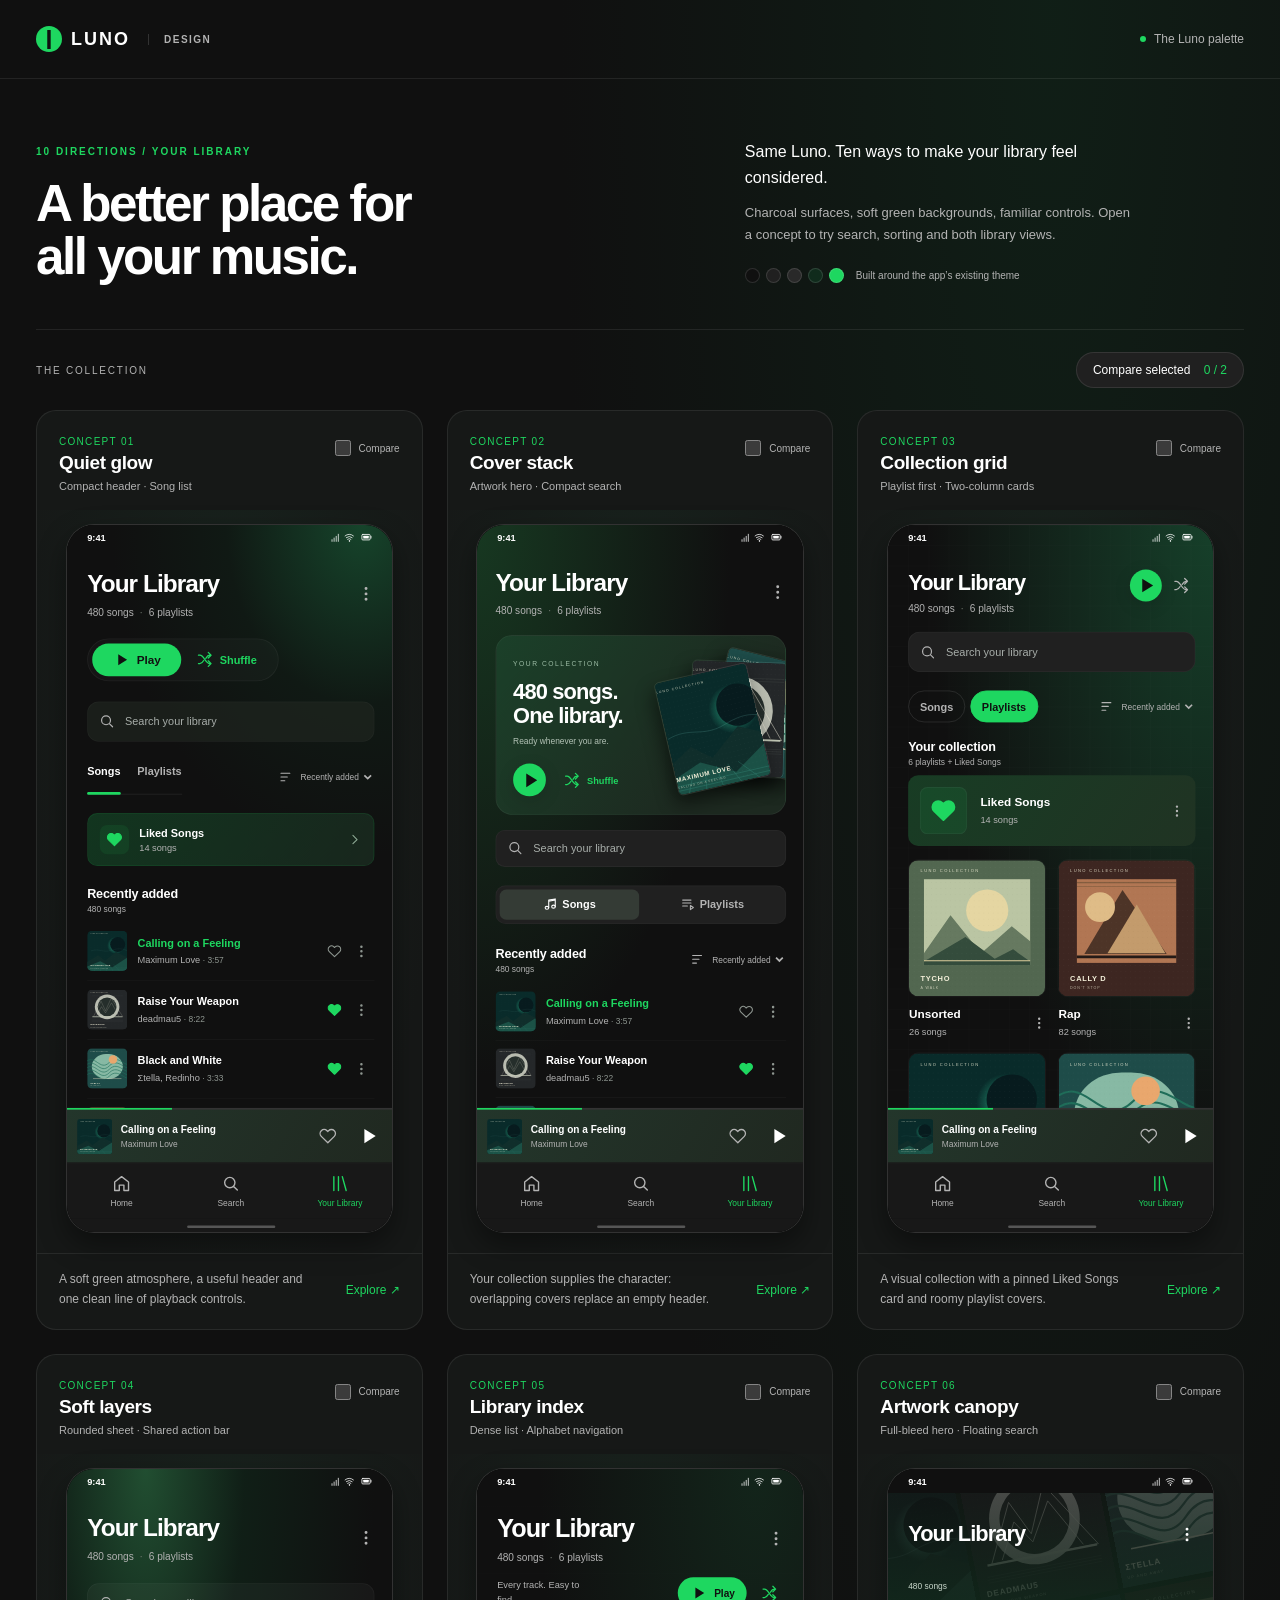
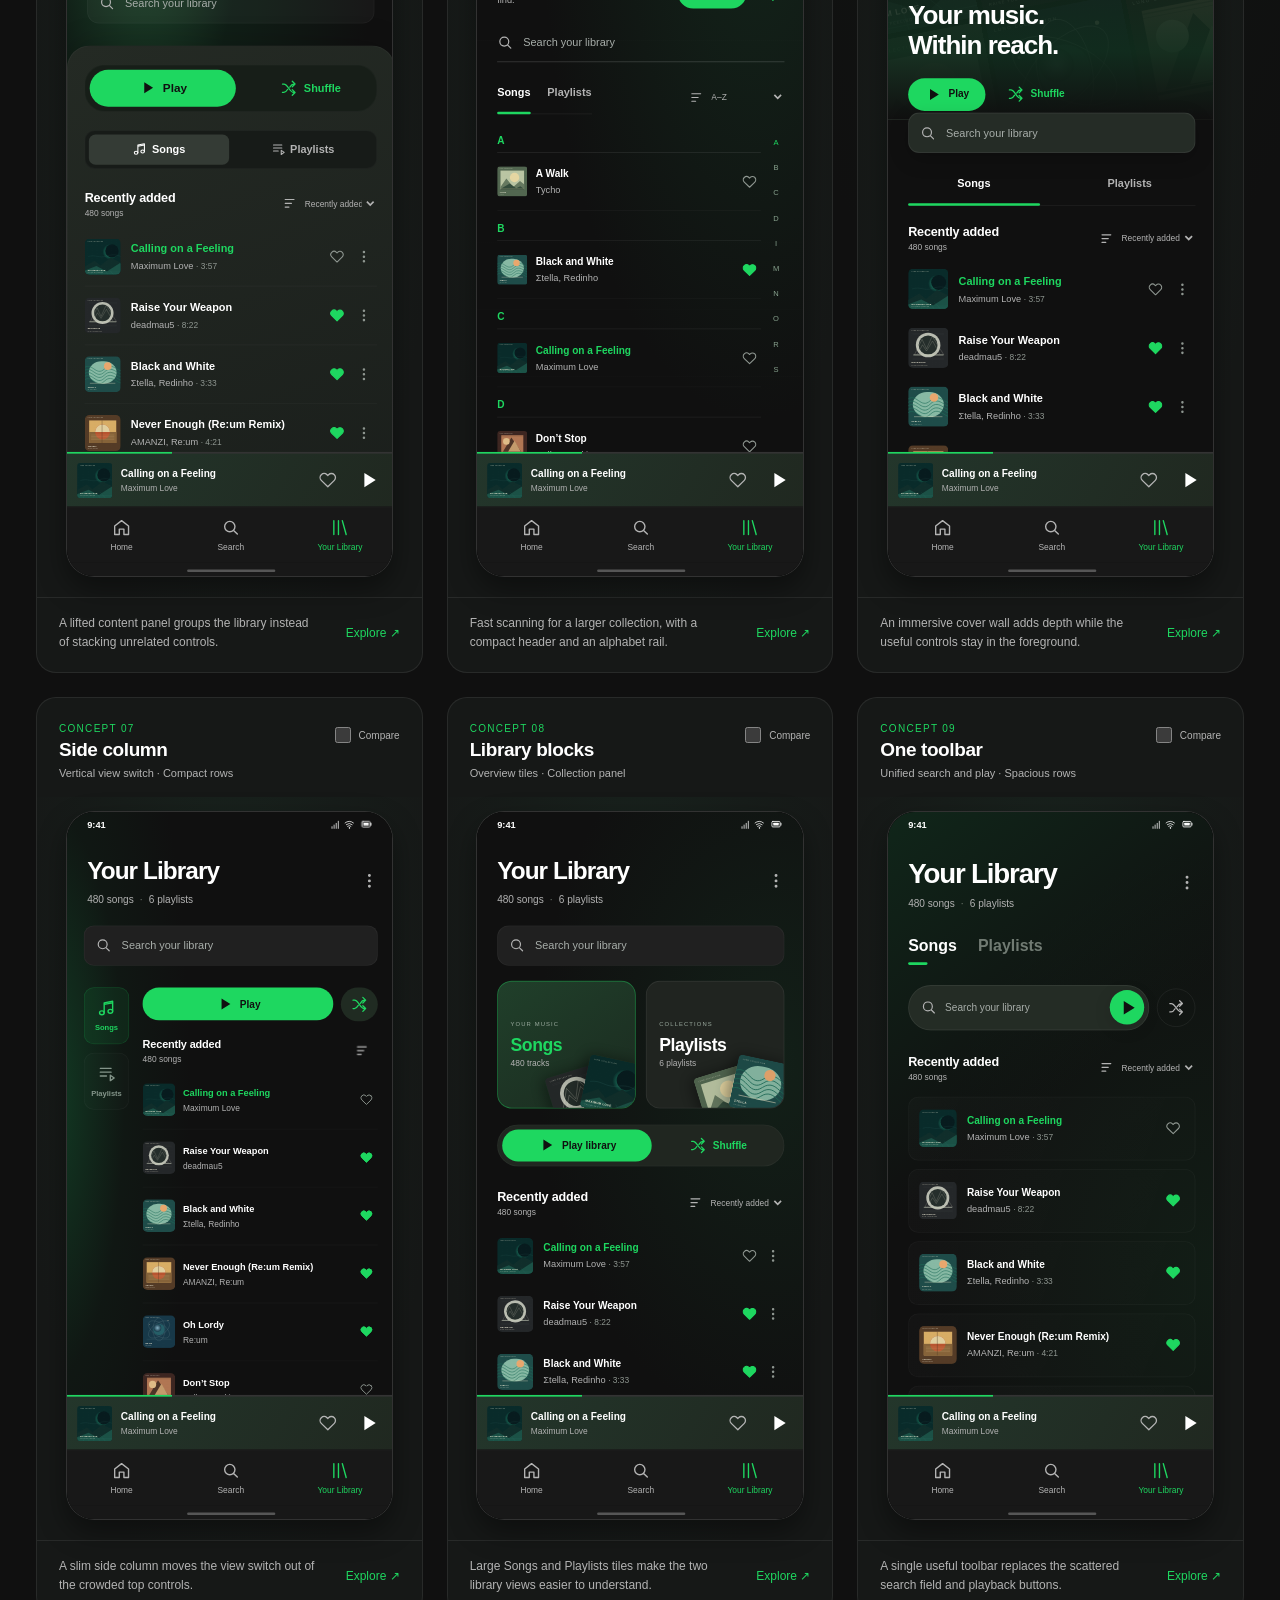
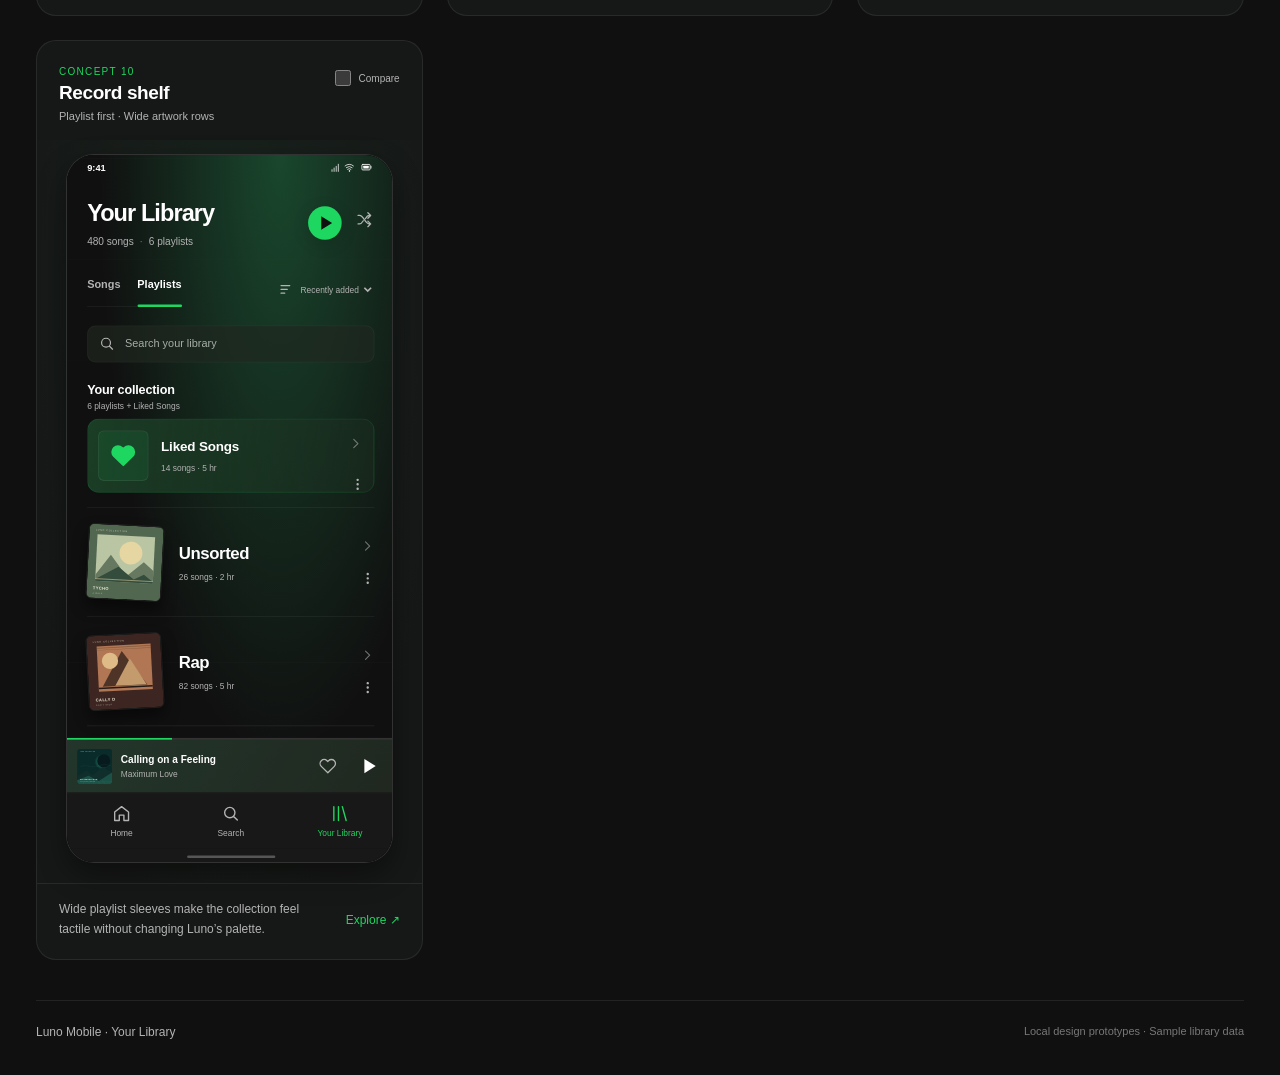
<file: design/index.html>
<!doctype html>
<html lang="en">
<head>
  <meta charset="utf-8">
  <meta name="viewport" content="width=device-width, initial-scale=1">
  <meta name="color-scheme" content="dark">
  <title>Luno · Your Library designs</title>
  <link rel="stylesheet" href="gallery.css">
  <script src="concepts.js" defer></script>
  <script src="gallery.js" defer></script>
</head>
<body>
  <header class="gallery-header">
    <a class="wordmark" href="index.html" aria-label="Luno design gallery"><span class="brand-mark">l</span>LUNO<span class="design-label">DESIGN</span></a>
    <span class="theme-label"><i></i> The Luno palette</span>
  </header>
  <main>
    <section class="gallery-intro">
      <div><p class="eyebrow">10 DIRECTIONS / YOUR LIBRARY</p><h1>A better place for<br>all your music.</h1></div>
      <div class="intro-note"><p>Same Luno. Ten ways to make your library feel considered.</p><p class="muted">Charcoal surfaces, soft green backgrounds, familiar controls. Open a concept to try search, sorting and both library views.</p><div class="palette" aria-label="Luno colours"><span style="--swatch:#101010"></span><span style="--swatch:#202020"></span><span style="--swatch:#292929"></span><span style="--swatch:#102b1c"></span><span style="--swatch:#1ed760"></span><span>Built around the app’s existing theme</span></div></div>
    </section>
    <div class="gallery-tools"><span>THE COLLECTION</span><button id="compare-button" type="button">Compare selected <span id="compare-count">0 / 2</span></button></div>
    <section id="concept-grid" class="concept-grid" aria-label="Ten library design concepts"></section>
    <footer class="gallery-footer">Luno Mobile · Your Library <span>Local design prototypes · Sample library data</span></footer>
  </main>
  <dialog id="viewer" class="viewer"><div class="viewer-bar"><span id="viewer-title"></span><button id="viewer-close" class="close-button" aria-label="Close preview">×</button></div><div id="viewer-body" class="viewer-body"></div></dialog>
</body>
</html>
</file>
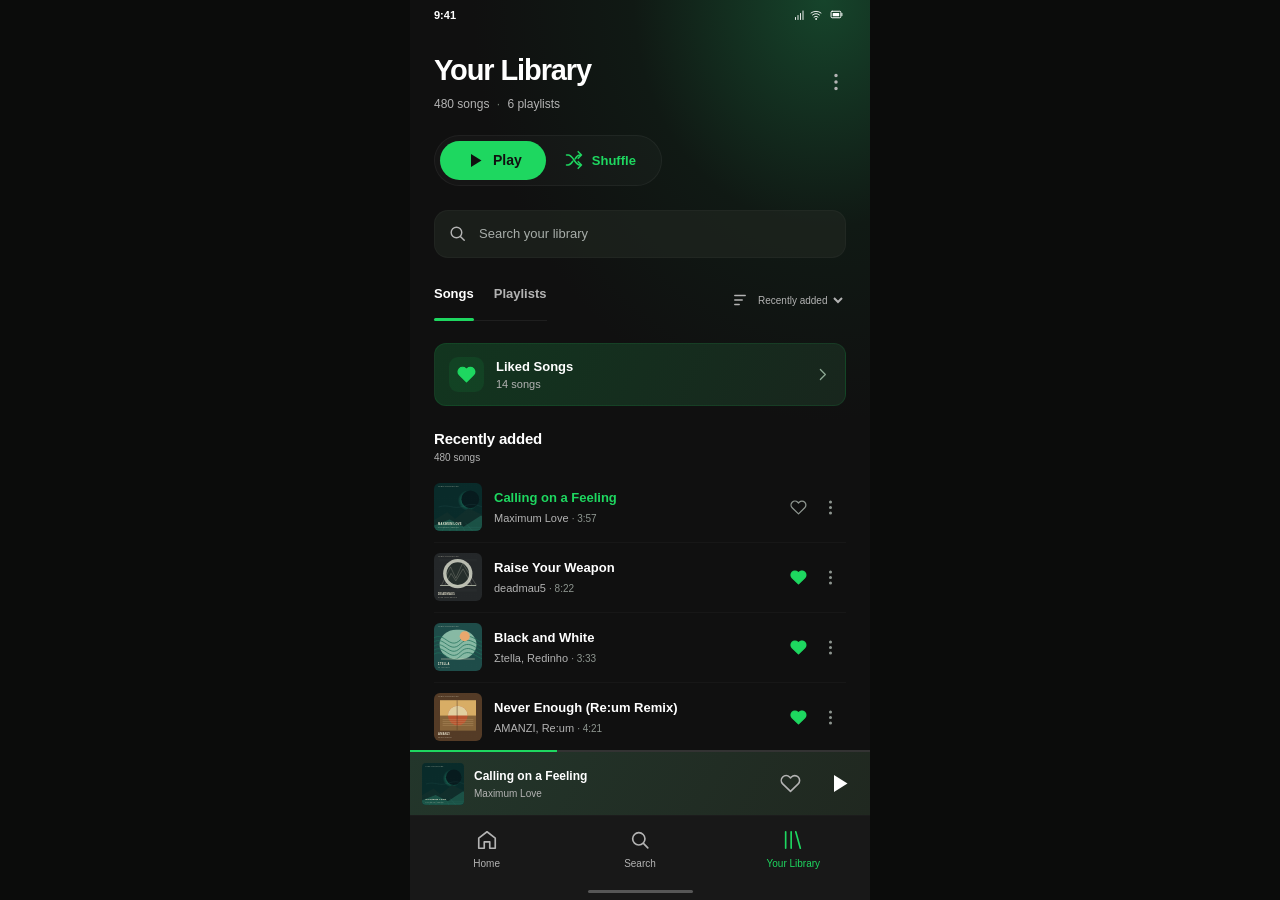
<file: design/concept.html>
<!doctype html>
<html lang="en">
<head>
  <meta charset="utf-8">
  <meta name="viewport" content="width=device-width, initial-scale=1">
  <meta name="color-scheme" content="dark">
  <title>Luno · Library concept</title>
  <link rel="stylesheet" href="library.css">
  <script src="concepts.js" defer></script>
  <script src="library.js" defer></script>
</head>
<body><main id="phone" class="phone" aria-label="Luno Library prototype"></main></body>
</html>
</file>
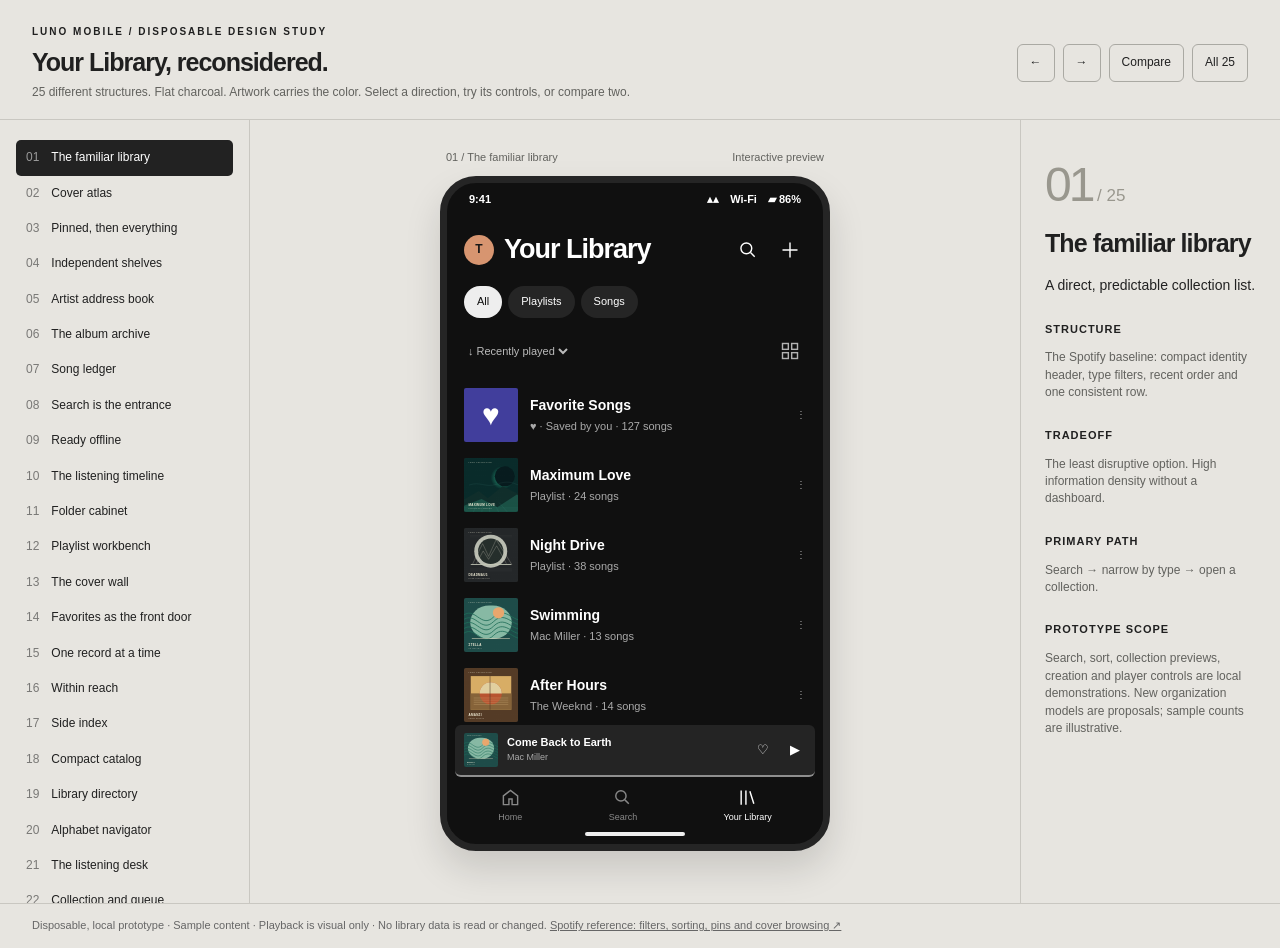
<file: design/library-25-disposable.html>
<!doctype html>
<html lang="en"><meta charset="utf-8"><meta name="viewport" content="width=device-width,initial-scale=1"><title>Luno · 25 Library Directions</title>
<style>
*{box-sizing:border-box}body{margin:0;background:#e7e5e0;color:#202020;font:14px/1.45 -apple-system,BlinkMacSystemFont,"Segoe UI",sans-serif}button,input,select{font:inherit}button{cursor:pointer}button:focus-visible,a:focus-visible{outline:2px solid #1ed760;outline-offset:3px}button{color:inherit}header.page{padding:25px 32px 18px;border-bottom:1px solid #c9c7c1;display:flex;justify-content:space-between;gap:20px;align-items:center}.eyebrow{font-size:10px;font-weight:700;letter-spacing:2px;text-transform:uppercase}header.page h1{font-size:25px;letter-spacing:-1px;margin:4px 0}header.page p{margin:0;color:#62625e;max-width:750px;font-size:12px}.topactions{display:flex;gap:8px;flex-shrink:0}.paperbtn{border:1px solid #aaa9a3;background:transparent;border-radius:6px;padding:9px 12px;font-size:12px}.workspace{display:grid;grid-template-columns:250px 1fr 260px;min-height:calc(100vh - 117px)}aside.index{padding:20px 16px;max-height:calc(100vh - 117px);overflow:auto;border-right:1px solid #c9c7c1}aside.index button{width:100%;text-align:left;border:0;background:none;padding:9px 10px;border-radius:5px;font-size:12px;display:flex;gap:12px}aside.index button.active{background:#222;color:white}aside.index .num{font-variant-numeric:tabular-nums;opacity:.55}.stage{padding:30px 20px;display:flex;align-items:flex-start;justify-content:center;gap:26px;flex-wrap:wrap}.annotation{padding:30px 24px;border-left:1px solid #c9c7c1}.annotation h2{font-size:25px;letter-spacing:-.9px;line-height:1.1;margin:10px 0 18px}.annotation p{font-size:12px;color:#62625e}.annotation h3{font-size:11px;text-transform:uppercase;letter-spacing:1px;margin-top:26px}.annotation .count{font-size:48px;font-weight:300;letter-spacing:-3px;color:#99978e}.annotation a{color:inherit}.phonewrap{width:390px;flex-shrink:0}.caption{display:flex;justify-content:space-between;font-size:11px;margin:0 6px 10px;color:#62625e}.phone{height:min(790px,calc(100vh - 225px));min-height:570px;width:390px;background:#101010;color:#fff;border:7px solid #252525;border-radius:36px;box-shadow:0 18px 36px #0002;overflow:hidden;position:relative;display:flex;flex-direction:column;font-size:13px}.status{height:34px;display:flex;justify-content:space-between;align-items:center;padding:8px 22px;font-size:11px;font-weight:600;flex-shrink:0}.screen{overflow:auto;flex:1;scrollbar-width:none;padding:14px 17px 20px}.screen::-webkit-scrollbar{display:none}.phone button{border:0;background:transparent;color:inherit}.title{display:flex;align-items:center;gap:10px;margin:3px 0 20px}.title h2{font-size:27px;line-height:1.1;letter-spacing:-1px;margin:0;flex:1}.avatar{width:30px;height:30px;border-radius:50%;background:#d79570;color:#171717;display:grid;place-items:center;font-size:12px;font-weight:bold}.ic{padding:5px;font-size:21px;line-height:1;min-width:32px;min-height:32px;display:grid;place-items:center}.ic svg{width:20px;height:20px;stroke:currentColor;stroke-width:1.7;fill:none}.chips{display:flex;gap:6px;overflow:auto;scrollbar-width:none;margin:0 0 17px}.phone .chip{border-radius:25px;background:#252525;font-size:11px;white-space:nowrap;padding:8px 13px}.phone .chip.on{background:#eee;color:#101010}.find{background:#242424;display:flex;align-items:center;gap:7px;border-radius:5px;padding:9px 11px;margin:10px 0 14px}.find svg{stroke:currentColor;stroke-width:1.7;fill:none;flex-shrink:0;color:#aaa}.find input{width:100%;min-width:0;border:0;outline:none;background:transparent;color:white;font-size:12px}.sortline{display:flex;align-items:center;justify-content:space-between;color:#b3b3b3;font-size:10px;margin:13px 0}.sortline select{color:#bbb;background:#101010;border:0;font-size:11px}.row{display:flex;align-items:center;gap:12px;padding:8px 0;width:100%;text-align:left;min-height:64px}.row .cover{width:54px;height:54px;flex-shrink:0}.row .text{flex:1;min-width:0}.name{display:block;font-weight:600;font-size:14px;white-space:nowrap;overflow:hidden;text-overflow:ellipsis}.sub{display:block;color:#aaa;font-size:11px;margin-top:4px}.tiny{font-size:10px;color:#aaa}.cover{display:block;object-fit:cover;width:100%;aspect-ratio:1;border-radius:2px;background:#252525}.cover.heart{background:#413e9c;display:grid;place-items:center;font-size:30px;color:#fff}.grid{display:grid;grid-template-columns:1fr 1fr;gap:18px 13px}.tile{text-align:left;padding:0!important;min-width:0}.tile .name{margin-top:9px;font-size:13px}.section{display:flex;align-items:center;justify-content:space-between;margin:20px 0 10px}.section h3{margin:0;font-size:17px;letter-spacing:-.35px}.section span{font-size:10px;color:#aaa}.rail{display:flex;gap:12px;overflow:auto;scrollbar-width:none}.rail .tile{width:118px;flex-shrink:0}.hero{position:relative;display:block;width:100%;text-align:left;padding:0!important;margin:10px 0 18px}.hero .cover{aspect-ratio:1.6}.hero .hero-info{padding:14px;background:#222}.hero h3{font-size:24px;letter-spacing:-.6px;margin:4px 0}.playbtn{background:#1ed760!important;color:#101010!important;border-radius:50%;width:43px;height:43px;font-size:18px;flex-shrink:0}.mini{background:#242424;margin:0 8px;border-radius:6px;padding:8px 9px;display:flex;gap:9px;align-items:center;flex-shrink:0;border-bottom:2px solid #8f8f8f}.mini .cover{width:34px;height:34px}.mini .name{font-size:11px}.mini .sub{font-size:9px;margin:1px 0}.mini .text{flex:1}.nav{display:flex;justify-content:space-around;padding:11px 8px 8px;flex-shrink:0;background:#101010}.nav div{display:flex;flex-direction:column;align-items:center;gap:4px;color:#888;font-size:9px}.nav svg{width:19px;height:19px;stroke:currentColor;fill:none;stroke-width:1.8}.nav .active{color:#fff}.gesture{width:100px;height:4px;background:#eee;border-radius:9px;margin:0 auto 8px;flex-shrink:0}.divider{border-top:1px solid #292929;margin:15px 0}.bigtype{font-size:46px;letter-spacing:-2px;line-height:1.02;font-weight:750;margin:15px 0}.label{font-size:10px;text-transform:uppercase;letter-spacing:1.7px;color:#aaa;margin:18px 0 10px}.pinned{display:grid;grid-template-columns:1fr 1fr;gap:8px}.pinned button{background:#272727;text-align:left;display:flex;align-items:center;gap:7px;padding:0;border-radius:3px;overflow:hidden;font-size:10px;font-weight:600}.pinned .cover{width:42px;height:42px}.artist .cover{border-radius:50%}.alphabet{font-size:30px;color:#b3b3b3;position:sticky;top:0;background:#101010;padding:5px 0;border-bottom:1px solid #303030}.ledger{display:grid;grid-template-columns:25px 1fr auto;gap:10px;align-items:center;padding:14px 0;border-bottom:1px solid #292929}.ledger .name{font-size:13px}.ledger small{color:#888;font-size:10px}.folder{border:1px solid #383838;border-radius:8px;padding:16px!important;text-align:left;display:block;width:100%;margin-bottom:10px}.folder strong{display:block;font-size:20px;margin:8px 0}.mosaic{display:grid;grid-template-columns:1.3fr 1fr;gap:8px}.mosaic{grid-template-rows:155px 155px}.mosaic .tile{height:155px}.mosaic .tile .cover{height:115px;aspect-ratio:auto}.mosaic .tile:first-child{grid-row:span 2;height:318px}.mosaic .tile:first-child .cover{height:278px;aspect-ratio:auto;object-fit:cover}.mosaic .name{font-size:10px}.split{display:grid;grid-template-columns:77px 1fr;gap:14px;margin-left:-17px;margin-right:-5px}.split .sidenav{border-right:1px solid #303030;display:flex;flex-direction:column;gap:15px;padding:12px 8px}.split .sidenav button{font-size:10px;padding:9px 2px}.split .sidenav .chosen{background:#eee;color:#111;border-radius:4px}.category{display:flex;align-items:center;justify-content:space-between;background:#242424;padding:18px 14px!important;width:100%;margin-bottom:9px;border-radius:4px;text-align:left}.category strong{font-size:22px;letter-spacing:-.5px}.category .cover{width:65px;height:65px}.timeline{border-left:1px solid #444;margin-left:5px;padding-left:16px}.timeline .label:before{content:'•';position:absolute;margin-left:-21px;color:#1ed760}.slim .row{min-height:48px;padding:5px 0}.slim .cover{width:37px;height:37px}.slim .name{font-size:12px}.slim .sub{font-size:10px}.number{font-size:46px;font-weight:300;letter-spacing:-2px}.stats{display:grid;grid-template-columns:1fr 1fr;gap:1px;background:#333;border:1px solid #333;margin:18px 0}.stats div{background:#171717;padding:15px}.stats small{color:#aaa;font-size:11px}.center{text-align:center}.sheet{background:#232323;margin:12px -17px -20px;padding:20px 17px;border-radius:24px 24px 0 0}.empty-result{padding:40px 10px;text-align:center;color:#aaa}.detail{position:absolute;inset:34px 0 0;background:#101010;z-index:4;overflow:auto;padding:22px}.detail .cover{max-width:260px;margin:20px auto}.detail h2{font-size:28px}.detail .close{float:right}.detail input{width:100%;padding:12px;background:#262626;color:#fff;border:1px solid #555;margin:20px 0}.detail .primary{background:white;color:black;border-radius:30px;padding:12px 25px}.note{font-size:10px;color:#8c8c8c}.overview .workspace{display:block}.overview aside,.overview .annotation{display:none}.overview .stage{display:grid;grid-template-columns:repeat(auto-fit,minmax(260px,1fr));gap:35px}.overview .phonewrap{width:260px;height:552px;justify-self:center}.overview .phone{height:790px;transform:scale(.6667);transform-origin:top left}.overview .caption{font-size:10px}.overview .caption button{font-size:10px}.compare .workspace{grid-template-columns:205px 1fr}.compare .annotation{display:none}.compare .phonewrap{width:360px}.compare .phone{transform:scale(.923);transform-origin:top left}.compare .stage{gap:20px}.compare select{max-width:170px;font-size:11px}.toast{position:fixed;bottom:25px;left:50%;transform:translateX(-50%);padding:12px 20px;background:#fff;color:#111;border-radius:8px;box-shadow:0 4px 30px #0004;z-index:10;font-size:12px}.footnote{padding:14px 32px;border-top:1px solid #c9c7c1;font-size:11px;color:#666}a{color:inherit}@media(max-width:1050px){.workspace{grid-template-columns:210px 1fr}.annotation{display:none}}@media(max-width:700px){header.page{padding:20px;display:block}.topactions{margin-top:15px}.workspace{display:flex;flex-direction:column}aside.index{max-height:155px;border-right:0;border-bottom:1px solid #ccc;padding:10px;display:grid;grid-template-columns:1fr 1fr}aside.index button{padding:6px;font-size:11px}.stage{padding:20px 0}.phonewrap{max-width:100%}.phone{max-width:100%;border-width:4px;border-radius:24px}.overview .stage{padding:20px}.footnote{padding:15px}.compare .workspace{display:flex}}
</style>
<header class="page"><div><div class="eyebrow">Luno Mobile / disposable design study</div><h1>Your Library, reconsidered.</h1><p>25 different structures. Flat charcoal. Artwork carries the color. Select a direction, try its controls, or compare two.</p></div><div class="topactions"><button class="paperbtn" id="previous" aria-label="Previous concept">←</button><button class="paperbtn" id="next" aria-label="Next concept">→</button><button class="paperbtn" id="compare">Compare</button><button class="paperbtn" id="overview">All 25</button></div></header>
<div class="workspace"><aside class="index" aria-label="Concepts"></aside><main class="stage"></main><aside class="annotation"></aside></div>
<footer class="footnote">Disposable, local prototype · Sample content · Playback is visual only · No library data is read or changed. <a href="https://newsroom.spotify.com/2021-04-29/listeners-can-explore-their-spotify-collections-faster-and-easier-with-a-new-your-library-2/" target="_blank" rel="noreferrer">Spotify reference: filters, sorting, pins and cover browsing ↗</a></footer>
<script>
const ART=["[data-uri]", "[data-uri]", "[data-uri]", "[data-uri]", "[data-uri]", "[data-uri]", "[data-uri]", "[data-uri]"];
const icons={search:'<circle cx="10" cy="10" r="6.5"/><path d="m15 15 5 5"/>',plus:'<path d="M12 3v18M3 12h18"/>',grid:'<rect x="3" y="3" width="7" height="7"/><rect x="14" y="3" width="7" height="7"/><rect x="3" y="14" width="7" height="7"/><rect x="14" y="14" width="7" height="7"/>',home:'<path d="m3 10 9-7 9 7v11h-7v-7h-4v7H3Z"/>',library:'<path d="M4 3v18M10 3v18m5-17 5 16"/>',list:'<path d="M8 5h14M8 12h14M8 19h14M2 5h2M2 12h2M2 19h2"/>'};
const icon=n=>`<svg viewBox="0 0 24 24" aria-hidden="true">${icons[n]||icons.list}</svg>`;
const data=[{n:'Favorite Songs',a:'Saved by you',c:127,heart:true},{n:'Maximum Love',a:'Playlist',c:24},{n:'Night Drive',a:'Playlist',c:38},{n:'Swimming',a:'Mac Miller',c:13},{n:'After Hours',a:'The Weeknd',c:14},{n:'Sunday Morning',a:'Playlist',c:42},{n:'In Rainbows',a:'Radiohead',c:10},{n:'Discovery',a:'Daft Punk',c:14},{n:'Quiet Hours',a:'Playlist',c:31}];
const songs=[{n:'Come Back to Earth',a:'Mac Miller',c:1},{n:'Instant Crush',a:'Daft Punk',c:2},{n:'Weird Fishes / Arpeggi',a:'Radiohead',c:3},{n:'Blinding Lights',a:'The Weeknd',c:4},{n:'Self Care',a:'Mac Miller',c:5},{n:'Nude',a:'Radiohead',c:6}];
const concepts=[
['The familiar library','A direct, predictable collection list.','The Spotify baseline: compact identity header, type filters, recent order and one consistent row.','The least disruptive option. High information density without a dashboard.','Search → narrow by type → open a collection.'],
['Cover atlas','Let the covers do the navigation.','A two-column cover catalog replaces rows. Titles sit under the art; metadata stays quiet.','Best when collections are recognized visually. Fewer items fit above the fold.','Scan covers → switch to a list when names matter.'],
['Pinned, then everything','Shortcuts earn their own small zone.','Four compact pinned tiles sit above an ordinary library list. The rest never competes with those daily destinations.','Fast access for repeat listeners; pinning would need new persisted preferences.','Open a pinned playlist or browse everything beneath.'],
['Independent shelves','Browse one content type at a time.','Horizontal collection shelves separate playlists, albums and artists, with dedicated section exits.','Good for a mixed library; horizontal browsing trades away full-library scanning.','Swipe a shelf → open a cover or view that section.'],
['Artist address book','Start with who you listen to.','A grouped artist directory uses circular portraits, an alphabetical rhythm and album counts.','Strong for artist-led listening. Artwork here is illustrative, not actual artist photography.','Find an artist → browse the records beneath.'],
['The album archive','A record collection, with context.','Wide album entries pair large square covers with year, artist and a separate track action.','Useful for full-album listeners; derived album grouping would need implementation.','Find a record → open its track list.'],
['Song ledger','Every track, nothing in the way.','A typography-led numbered table gives saved songs title, artist and duration without repeating cover art.','Highest density for title-led browsing. Less helpful when recognition depends on artwork.','Search titles → sort → select a track.'],
['Search is the entrance','A library that begins with a query.','The search field is the main header. Type shortcuts and recent searches occupy the idle state.','Built for large collections; recent query history would be new local state.','Type immediately or reuse a recent query.'],
['Ready offline','Show what is available before anything else.','An availability summary, download filter and on-device collections give offline listening its own hierarchy.','Fits Luno’s offline-first identity. Sizes in this study are illustrative.','Check local availability → open a downloaded collection.'],
['The listening timeline','Organize by the last time you touched it.','A dated vertical timeline groups collection entries by listening recency instead of content type.','Supports resuming habits; the time labels are sample activity, not app telemetry.','Jump to today, yesterday, or earlier listening.'],
['Folder cabinet','A calm hierarchy for large libraries.','Breadcrumbs and expandable folder containers make playlist organization the primary navigation.','Useful for very large collections. Nested folders are an exploratory new capability.','Expand a folder → open a playlist → return via breadcrumb.'],
['Playlist workbench','Manage a collection in the same place.','A playlist strip chooses the active collection; its songs and management controls fill the page below.','Reduces back-and-forth for playlist editing. Requires an inline detail mode.','Choose a playlist → inspect songs → add or edit.'],
['The cover wall','A collection arranged like a visual board.','An asymmetric cover mosaic creates distinct entry sizes, followed by a quiet collection index.','Expressive and artwork-led. Prominence must come from a deliberate pin or recency rule.','Use the large entry as a shortcut, browse the smaller covers.'],
['Favorites as the front door','Put the most personal collection first.','A dedicated Favorites identity and large song count lead directly into liked tracks; other playlists form a compact strip.','Best for listeners who mostly save songs. Other collections are one level quieter.','Play favorites → inspect saved tracks or switch collections.'],
['One record at a time','A deliberate, spacious browse.','One large collection cover occupies the page, with clear previous/next controls and a small index below.','Focused browsing for a modest library. Slower than scanning a list.','Step through collections → open the featured one.'],
['Within reach','Move the important controls to the thumb.','Collection content leads the screen; a rounded bottom control shelf contains search, filters and creation.','Designed for one-handed use. The control shelf must remain above the player.','Browse first → filter or search with the lower controls.'],
['Side index','Separate navigation from collection content.','A narrow vertical content-type rail leaves the main panel for playlist covers and rows.','Strong separation of navigation and content. The narrower panel limits long titles.','Choose a type from the left rail → browse the main column.'],
['Compact catalog','A small header for a large collection.','A single thin toolbar, an inline query and tightly packed rows keep ten entries within reach.','Useful for heavy collectors who prefer density over presentation.','Scan many names → open, sort or search.'],
['Library directory','Choose a destination before seeing items.','Four large type entries form a clear first layer: songs, playlists, albums and artists.','Reduces mixed content. It adds a step before a specific item can be opened.','Choose a category → drill into its collection.'],
['Alphabet navigator','A spatial index for remembering names.','Large letter anchors, a right-edge alphabet and grouped entries make the library behave like an address book.','Reliable for known-item retrieval; recent listening is secondary.','Jump to a letter → scan that group.'],
['The listening desk','A place to resume before you browse.','A compact current-session panel leads into two equal zones: recently opened and all collections.','Brings continuity into the library without turning it into recommendations.','Resume a saved session or enter the collection list.'],
['Collection and queue','Make the next few songs visible.','Collection cards share the screen with an explicit upcoming queue tray that can be expanded.','Useful for sequencing a listening session. Queue and library must keep separate state ownership.','Open a collection → inspect the upcoming tray.'],
['Collection manager','Organization is a first-class task.','Select controls, explicit item checkboxes and an anchored action bar make bulk library work understandable.','Intended for cleanup sessions. Bulk remove needs confirmation in any real implementation.','Select collections → choose an organization action.'],
['Genre rooms','Browse by the sound of your collection.','Wide genre headings lead into compact horizontal collections with a full-library exit.','A discovery path inside saved music. Genre coverage and manual fallback would be needed.','Choose a genre shelf → open a saved collection.'],
['The quiet library','Less furniture, more collection.','A plain title, a text search line and a single unboxed playlist list leave almost no surrounding UI.','A restrained default for small and medium libraries. Advanced controls live behind the sort action.','Search or open a playlist with minimal visual interruption.']
];
let selected=Number(new URLSearchParams(location.search).get('concept')||1)-1;if(selected<0||selected>24)selected=0;let mode='focus',second=1,playing=false;
const esc=s=>String(s).replace(/[&<>"']/g,c=>({'&':'&amp;','<':'&lt;','>':'&gt;','"':'&quot;',"'":'&#39;'}[c]));
const art=(i,extra='')=>data[i]?.heart?`<span class="cover heart ${extra}">♥</span>`:`<img class="cover ${extra}" src="${ART[(Math.max(i,1)-1)%ART.length]}" alt="Illustrative cover" loading="lazy">`;
const row=(i,kind='collection')=>{let x=kind==='song'?songs[i%songs.length]:data[i%data.length];return `<button class="row searchable" data-name="${esc(x.n+' '+x.a)}" data-open="${esc(x.n)}">${art(kind==='song'?i+1:i)}<span class="text"><span class="name">${esc(x.n)}</span><span class="sub">${kind==='song'?esc(x.a):`${i===0?'♥ · ':''}${esc(x.a)} · ${x.c} songs`}</span></span><span class="tiny">${kind==='song'?'3:24':'⋮'}</span></button>`};
const rows=(ids=[0,1,2,3,4,5,6])=>ids.map(i=>row(i)).join('');
const tile=i=>`<button class="tile searchable" data-name="${esc(data[i].n)}" data-open="${esc(data[i].n)}">${art(i)}<span class="name">${esc(data[i].n)}</span><span class="sub">${data[i].c} songs</span></button>`;
const tiles=ids=>ids.map(tile).join('');
const title=(text='Your Library',avatar=true)=>`<div class="title">${avatar?'<span class="avatar">T</span>':''}<h2>${text}</h2><button class="ic" data-action="search" aria-label="Search library">${icon('search')}</button><button class="ic" data-action="create" aria-label="Create playlist">${icon('plus')}</button></div>`;
const chips=(labels=['All','Playlists','Songs'])=>`<div class="chips">${labels.map((n,i)=>`<button class="chip ${i===0?'on':''}" data-filter="${n}">${n}</button>`).join('')}</div>`;
const find=(placeholder='Search your library')=>`<label class="find">${icon('search').replace('<svg','<svg width="17" height="17"')}<input aria-label="Search your library" placeholder="${placeholder}"></label>`;
const sort=()=>`<div class="sortline"><select aria-label="Sort library"><option value="recent">↓ Recently played</option><option value="name">A–Z · Name</option><option value="added">↓ Recently added</option></select><button class="ic" data-action="view" aria-label="Toggle grid and list">${icon('grid')}</button></div>`;
const section=(name,count='')=>`<div class="section"><h3>${name}</h3><span>${count}</span></div>`;
const hero=(i,label='IN YOUR LIBRARY')=>`<button class="hero searchable" data-name="${esc(data[i].n)}" data-open="${esc(data[i].n)}">${art(i)}<div class="hero-info"><div class="eyebrow">${label}</div><h3>${esc(data[i].n)}</h3><span class="sub">${data[i].c} songs · Saved collection</span></div></button>`;
const renderers=[
()=>title()+chips()+sort()+`<div class="items">${rows()}</div>`,
()=>title()+find()+chips(['Playlists','Albums','All'])+sort()+`<div class="grid items">${tiles([0,1,2,3,4,5])}</div>`,
()=>title()+`<div class="label">PINNED COLLECTIONS</div><div class="pinned">${[0,2,5,8].map(i=>`<button data-open="${data[i].n}">${art(i)}${data[i].n}</button>`).join('')}</div>`+section('Everything else','5 collections')+find()+`<div class="items">${rows([1,3,4,6,7])}</div>`,
()=>title()+find()+section('Your playlists','See all')+`<div class="rail">${tiles([0,1,2,5])}</div>`+section('Your albums','See all')+`<div class="rail">${tiles([3,4,6,7])}</div>`+section('Artists','4 saved')+`<div class="rail artist">${tiles([3,4,6,7])}</div>`,
()=>title('Your artists',false)+chips(['Artists','Playlists','Songs'])+find('Find an artist')+['Daft Punk','Mac Miller','Radiohead','The Weeknd'].map((n,i)=>`<div class="alphabet">${n[0]}</div><button class="row artist searchable" data-name="${n}" data-open="${n}">${art(i+3)}<span class="text"><span class="name">${n}</span><span class="sub">${i+1} albums · Saved artist</span></span><span>›</span></button>`).join(''),
()=>title('Your albums',false)+sort()+[3,4,6,7].map((i,j)=>`<button class="row searchable" style="align-items:flex-start;padding:13px 0;border-bottom:1px solid #333" data-name="${data[i].n}" data-open="${data[i].n}"><span style="width:106px;flex-shrink:0">${art(i)}</span><span class="text"><span class="tiny">${[2018,2020,2007,2001][j]} / ALBUM</span><span class="name" style="margin-top:9px;font-size:18px">${data[i].n}</span><span class="sub">${data[i].a}</span><span class="sub">${data[i].c} tracks　↗</span></span></button>`).join(''),
()=>`<div class="eyebrow">YOUR LIBRARY / SONGS</div><div class="bigtype">All music.</div><div class="tiny">1,248 songs saved on this device</div>`+find('Find a song or artist')+sort()+`<div class="items">${songs.map((x,i)=>`<button class="ledger searchable" style="width:100%;text-align:left" data-name="${x.n+' '+x.a}" data-open="${esc(x.n)}"><small>${String(i+1).padStart(2,'0')}</small><span><span class="name">${esc(x.n)}</span><span class="sub">${x.a}</span></span><small>3:24</small></button>`).join('')}</div>`,
()=>`<div class="eyebrow">YOUR LIBRARY</div><div class="bigtype">Find your<br>next listen.</div>`+find('Songs, artists, albums, playlists')+chips(['Everything','Songs','Playlists'])+section('Recent searches')+['Mac Miller','Night Drive','Radiohead'].map(n=>`<button class="category" data-query="${n}"><span>${n}</span><span>↗</span></button>`).join('')+section('Browse your collection')+`<div class="pinned">${[0,1,2,3].map(i=>`<button data-open="${data[i].n}">${art(i)}${data[i].n}</button>`).join('')}</div>`,
()=>title('On your device',false)+`<div class="stats"><div><span class="number">1,248</span><br><small>Songs ready offline</small></div><div><span class="number">8.6</span><br><small>GB · sample size</small></div></div>`+chips(['Downloaded','All collections'])+section('Ready to play','No connection needed')+`<div class="items">${rows([0,2,5,8])}</div>`,
()=>title('Your Library',false)+chips(['Listening','Added'])+`<div class="timeline"><div class="label">Today / October 21</div>${rows([2,0])}<div class="label">Yesterday</div>${rows([3,7])}<div class="label">Earlier this week</div>${rows([6,5])}</div>`,
()=>title()+`<div class="tiny">Library / Playlists</div>`+find()+['Everyday rotation','Albums to keep','For the road'].map((n,j)=>`<details class="folder" ${j===0?'open':''}><summary style="cursor:pointer">▱　${n}<span class="sub">${j+2} collections</span></summary><div>${rows([j+1,j+2])}</div></details>`).join(''),
()=>title('Playlists',false)+`<div class="rail" style="padding-bottom:14px;border-bottom:1px solid #444">${tiles([2,0,1,5])}</div>`+section('Night Drive','38 songs')+`<div class="sortline"><button data-action="create">＋ Add songs</button><button class="playbtn" data-action="play" aria-label="Play">▶</button></div><div class="items">${songs.map((_,i)=>row(i,'song')).join('')}</div>`,
()=>title('Your collection',false)+`<div class="mosaic">${tiles([2,3,4])}</div>`+section('The rest of your library','9 collections')+`<div class="slim items">${rows([0,1,5,6,7])}</div>`,
()=>`<div class="title"><span class="eyebrow" style="flex:1">YOUR LIBRARY</span><button class="ic" data-action="search" aria-label="Search">${icon('search')}</button></div><div style="display:flex;align-items:center;gap:17px">${art(0)}<div style="min-width:180px"><div class="bigtype" style="font-size:34px">Favorite<br>Songs</div><span class="tiny">127 songs · Saved by you</span></div></div><div class="sortline"><span>YOUR FAVORITES</span><button class="playbtn" data-action="play" aria-label="Play favorites">▶</button></div><div class="items slim">${[0,1,2,3].map(i=>row(i,'song')).join('')}</div>`+section('Other collections')+`<div class="rail">${tiles([1,2,5])}</div>`,
()=>title('Your Library',false)+`<div class="sortline"><span>COLLECTION 03 / 09</span><div><button data-action="record-prev" aria-label="Previous record">←</button>　<button data-action="record-next" aria-label="Next record">→</button></div></div><div class="record">${hero(2,'SAVED PLAYLIST')}</div>`+`<div class="pinned">${[0,1,3,4].map(i=>`<button data-open="${data[i].n}">${art(i)}${data[i].n}</button>`).join('')}</div>`,
()=>`<div class="eyebrow">YOUR LIBRARY</div><div class="bigtype" style="font-size:36px">Made yours.</div><div class="items">${rows([0,1,2,3,4])}</div><div class="sheet">${find()}${chips(['Playlists','Songs','Albums'])}<div class="sortline"><button data-action="create">＋ New playlist</button><span>↓ Recent</span></div></div>`,
()=>title('Library',false)+`<div class="split"><nav class="sidenav">${['Playlists','Songs','Albums','Artists'].map((n,i)=>`<button class="${i===0?'chosen':''}" data-side="${n}">${n}</button>`).join('')}</nav><div class="sideitems">${find()}<div class="grid items">${tiles([0,1,2,3,4,5])}</div></div></div>`,
()=>`<div class="title" style="margin-bottom:8px"><h2 style="font-size:19px">Your Library <span class="tiny">9</span></h2><button class="ic" data-action="create" aria-label="Create">${icon('plus')}</button></div>`+find()+`<div class="sortline"><span>PLAYLISTS / RECENT</span><button data-action="view">▦</button></div><div class="slim items">${rows([0,1,2,3,4,5,6,7,8])}</div>`,
()=>title('Your Library',false)+`<div class="tiny" style="margin-bottom:25px">Everything you’ve saved, in its place.</div>`+['Songs','Playlists','Albums','Artists'].map((n,i)=>`<button class="category" data-directory="${n}"><span><strong>${n}</strong><span class="sub">${[1248,9,42,38][i]} in your library</span></span>${art(i+1)}</button>`).join('')+`<div class="divider"></div><button class="row" data-action="create"><span class="ic">＋</span><span>Create a playlist</span></button>`,
()=>title('Library index',false)+find()+`<div style="display:grid;grid-template-columns:1fr 17px;gap:10px"><div>${[['A',[4]],['D',[7]],['F',[0]],['I',[6]],['M',[1]],['N',[2]]].map(([n,ids])=>`<div id="letter-${n}" class="alphabet">${n}</div>${rows(ids)}`).join('')}</div><nav style="position:sticky;top:10px;align-self:start;display:flex;flex-direction:column;gap:8px">${['A','D','F','I','M','N'].map(n=>`<button style="font-size:10px;padding:3px" data-letter="${n}">${n}</button>`).join('')}</nav></div>`,
()=>title()+`<div style="border:1px solid #444;padding:15px;margin-bottom:25px"><div class="eyebrow">CONTINUE LISTENING</div>${row(2)}<div class="sortline"><span>Track 8 of 38</span><button class="playbtn" data-action="play" aria-label="Resume">▶</button></div></div>`+section('Recently opened')+`<div class="pinned">${[3,0,7,5].map(i=>`<button data-open="${data[i].n}">${art(i)}${data[i].n}</button>`).join('')}</div>`+section('All collections','9 total')+`<div class="items slim">${rows([1,6,8])}</div>`,
()=>title()+chips()+`<div class="rail">${tiles([0,1,2])}</div>`+section('Your playlists')+`<div class="items slim">${rows([5,8])}</div><details class="sheet" open><summary style="cursor:pointer;font-size:15px;font-weight:700">Up next <span class="tiny">· 3 songs</span></summary><div class="slim">${[0,1,2].map(i=>row(i,'song')).join('')}</div></details>`,
()=>`<div class="title"><h2>Manage library</h2><button data-action="done">Done</button></div><div class="tiny">Choose collections to organize</div>`+find()+`<div class="items">${[0,1,2,3,4,5].map(i=>`<div style="display:flex;align-items:center;gap:12px"><input type="checkbox" aria-label="Select ${data[i].n}" style="accent-color:#1ed760">${row(i)}</div>`).join('')}</div><div class="sheet"><div class="selection tiny">0 selected</div><div class="sortline"><button data-action="organize">Move to folder</button><button data-action="organize">Export</button><button data-action="organize">Remove</button></div></div>`,
()=>title('Your sounds',false)+find()+['Electronic','Alternative','Late-night pop'].map((n,i)=>`<div style="border-top:1px solid #444;margin-top:18px;padding-top:10px"><div class="section" style="margin-top:5px"><h3 style="font-size:24px">${n}</h3><span>↗</span></div><div class="rail">${tiles([i+1,i+3,i+5])}</div></div>`).join(''),
()=>`<div class="title" style="margin-top:16px;margin-bottom:30px"><h2 style="font-size:32px;font-weight:500">Your Library</h2><button class="ic" data-action="create" aria-label="Create playlist">${icon('plus')}</button></div><label class="find" style="background:none;border-bottom:1px solid #555;border-radius:0;padding-left:0"><input aria-label="Search your library" placeholder="Find something you saved">${icon('search').replace('<svg','<svg width="18" height="18"')}</label><div class="sortline"><span>9 PLAYLISTS</span><button data-action="sort-name">Alphabetical ↓</button></div><div class="items">${rows([0,1,2,3,4,5,6,7,8])}</div>`
];
function phone(id){return `<div class="phonewrap"><div class="caption"><span>${String(id+1).padStart(2,'0')} / ${concepts[id][0]}</span>${mode==='overview'?`<button class="paperbtn" data-focus="${id}">Explore ↗</button>`:mode==='compare'?`<select aria-label="Comparison concept" data-compareselect>${concepts.map((c,i)=>`<option value="${i}" ${i===id?'selected':''}>${i+1} · ${c[0]}</option>`).join('')}</select>`:'<span>Interactive preview</span>'}</div><div class="phone" data-concept="${id}"><div class="status"><span>9:41</span><span>▴▴　Wi-Fi　▰ 86%</span></div><div class="screen">${renderers[id]()}</div><div class="mini">${art(3)}<span class="text"><span class="name playingtitle">Come Back to Earth</span><span class="sub">Mac Miller</span></span><button aria-label="Favorite" data-action="favorite">♡</button><button aria-label="Play or pause" data-action="play">${playing?'Ⅱ':'▶'}</button></div><div class="nav"><div>${icon('home')}Home</div><div>${icon('search')}Search</div><div class="active">${icon('library')}Your Library</div></div><div class="gesture"></div></div></div>`}
function render(){document.body.className=mode;document.querySelector('.index').innerHTML=concepts.map((c,i)=>`<button class="${selected===i?'active':''}" data-select="${i}"><span class="num">${String(i+1).padStart(2,'0')}</span><span>${c[0]}</span></button>`).join('');document.querySelector('.stage').innerHTML=(mode==='overview'?concepts.map((_,i)=>i):mode==='compare'?[selected,second]:[selected]).map(phone).join('');let c=concepts[selected];document.querySelector('.annotation').innerHTML=`<div class="count">${String(selected+1).padStart(2,'0')}<span style="font-size:17px;letter-spacing:0"> / 25</span></div><h2>${c[0]}</h2><p style="color:#222;font-size:14px">${c[1]}</p><h3>Structure</h3><p>${c[2]}</p><h3>Tradeoff</h3><p>${c[3]}</p><h3>Primary path</h3><p>${c[4]}</p><h3>Prototype scope</h3><p>Search, sort, collection previews, creation and player controls are local demonstrations. New organization models are proposals; sample counts are illustrative.</p>`;document.getElementById('overview').textContent=mode==='overview'?'Focused view':'All 25';document.getElementById('compare').textContent=mode==='compare'?'Single view':'Compare';history.replaceState({},'',`?concept=${selected+1}`)}
function toast(t){document.querySelector('.toast')?.remove();let e=document.createElement('div');e.className='toast';e.textContent=t;document.body.append(e);setTimeout(()=>e.remove(),2800)}
function openDetail(p,name){p.querySelector('.detail')?.remove();let idx=data.findIndex(x=>x.n===name);let panel=document.createElement('div');panel.className='detail';panel.innerHTML=`<button class="close" data-action="close">Close ✕</button><div class="eyebrow">LIBRARY PREVIEW</div>${art(idx<0?3:idx)}<h2>${esc(name)}</h2><p class="tiny">Sample collection · On this device</p><button class="playbtn" data-action="play" aria-label="Play collection">▶</button><div class="slim">${songs.map((_,i)=>row(i,'song')).join('')}</div><p class="note">Visual prototype. No audio is played.</p>`;p.append(panel)}
document.addEventListener('click',e=>{let b=e.target.closest('button');if(!b)return;let p=b.closest('.phone');if(b.dataset.select!==undefined||b.dataset.focus!==undefined){selected=Number(b.dataset.select??b.dataset.focus);mode='focus';render();return}if(b.id==='overview'){mode=mode==='overview'?'focus':'overview';render();return}if(b.id==='compare'){mode=mode==='compare'?'focus':'compare';second=(selected+1)%25;render();return}if(b.id==='previous'||b.id==='next'){selected=(selected+(b.id==='next'?1:24))%25;render();return}if(!p)return;
if(b.dataset.open){openDetail(p,b.dataset.open);return}if(b.dataset.query){let input=p.querySelector('input');input.value=b.dataset.query;input.dispatchEvent(new Event('input',{bubbles:true}));return}if(b.dataset.letter){p.querySelector('#letter-'+b.dataset.letter)?.scrollIntoView({block:'start',behavior:'smooth'});return}if(b.dataset.directory){openDetail(p,b.dataset.directory);return}if(b.dataset.side){b.parentElement.querySelectorAll('button').forEach(x=>x.classList.toggle('chosen',x===b));p.querySelector('.sideitems').innerHTML=find()+`<div class="items ${b.dataset.side==='Songs'?'':'grid'}">${b.dataset.side==='Songs'?songs.map((_,i)=>row(i,'song')).join(''):tiles([0,1,2,3,4,5])}</div>`;return}if(b.dataset.filter){b.parentElement.querySelectorAll('button').forEach(x=>x.classList.toggle('on',x===b));let items=p.querySelector('.items');if(items){items.classList.remove('grid');items.innerHTML=b.dataset.filter==='Songs'?songs.map((_,i)=>row(i,'song')).join(''):rows(b.dataset.filter==='Playlists'?[0,1,2,5,8]:undefined)}else toast(`${b.dataset.filter} selected · category browsing preview`);return}
let a=b.dataset.action;if(a==='play'){playing=!playing;document.querySelectorAll('[data-action="play"]').forEach(x=>x.textContent=playing?'Ⅱ':'▶');return}if(a==='favorite'){b.textContent=b.textContent==='♡'?'♥':'♡';b.style.color=b.textContent==='♥'?'#1ed760':'';return}if(a==='close'){b.closest('.detail').remove();return}if(a==='create'){let d=document.createElement('div');d.className='detail';d.innerHTML=`<button class="close" data-action="close">Cancel ✕</button><h2>New playlist</h2><p class="tiny">Create a sample collection in this preview.</p><input aria-label="Playlist name" placeholder="Playlist name" maxlength="60"><button class="primary" data-action="save">Create playlist</button>`;p.append(d);d.querySelector('input').focus();return}if(a==='save'){let input=b.parentElement.querySelector('input');if(!input.value.trim()){input.focus();return}toast(`“${input.value.trim()}” created in this preview`);let item=document.createElement('button');item.className='row searchable';item.dataset.name=input.value.trim();item.dataset.open=input.value.trim();item.innerHTML=`<span class="cover heart">♫</span><span class="text"><span class="name">${esc(input.value.trim())}</span><span class="sub">Playlist · 0 songs · Preview only</span></span>`;p.querySelector('.items')?.prepend(item);b.closest('.detail').remove();return}if(a==='search'){let input=p.querySelector('.screen input');if(!input){p.querySelector('.title').insertAdjacentHTML('afterend',find());input=p.querySelector('.screen input')}input.focus();return}if(a==='view'){let items=p.querySelector('.items');if(items){let grid=!items.classList.contains('grid');items.className=grid?'items grid':'items';items.innerHTML=grid?tiles([0,1,2,3,4,5]):rows()}return}if(a==='sort-name'){let items=p.querySelector('.items');[...items.children].sort((a,b)=>a.dataset.name.localeCompare(b.dataset.name)).forEach(x=>items.append(x));toast('Sorted alphabetically');return}if(a==='organize'){toast('Organization preview · no library data changed');return}if(a==='done'){toast('Selection finished · preview only');return}if(a==='record-next'||a==='record-prev'){let record=p.querySelector('.record');let n=Number(record.dataset.index||2);n=(n+(a==='record-next'?1:8))%9;record.dataset.index=n;record.innerHTML=hero(n,'SAVED COLLECTION');p.querySelector('.sortline span').textContent=`COLLECTION ${String(n+1).padStart(2,'0')} / 09`;return}});
document.addEventListener('input',e=>{if(!e.target.matches('.screen input:not([type=checkbox])'))return;let p=e.target.closest('.phone'),q=e.target.value.trim().toLowerCase();p.querySelectorAll('.screen .searchable').forEach(x=>x.hidden=!x.dataset.name.toLowerCase().includes(q));p.querySelectorAll('.screen .searchable').forEach(x=>x.style.display=x.hidden?'none':'');let visible=[...p.querySelectorAll('.screen .searchable')].some(x=>!x.hidden);p.querySelector('.empty-result')?.remove();if(!visible&&q)p.querySelector('.screen').insertAdjacentHTML('beforeend','<div class="empty-result">No saved items match this search.</div>')});
document.addEventListener('change',e=>{if(e.target.matches('[data-compareselect]')){let wrappers=[...document.querySelectorAll('.phonewrap')];if(e.target.closest('.phonewrap')===wrappers[0])selected=Number(e.target.value);else second=Number(e.target.value);render()}if(e.target.matches('.sortline select')){let p=e.target.closest('.phone'),items=p.querySelector('.items');if(items){let children=[...items.children];if(e.target.value==='name')children.sort((a,b)=>(a.dataset.name||'').localeCompare(b.dataset.name||''));else children.reverse();children.forEach(x=>items.append(x))}}if(e.target.matches('input[type=checkbox]')){let p=e.target.closest('.phone');p.querySelector('.selection').textContent=`${p.querySelectorAll('input:checked').length} selected`}});
document.addEventListener('keydown',e=>{if(e.target.matches('input,select'))return;if(e.key==='ArrowRight'||e.key==='ArrowLeft'){selected=(selected+(e.key==='ArrowRight'?1:24))%25;render()}});render();
</script></html>
</file>
<file: design/gallery.css>
:root {
  color-scheme:dark;
  --bg:#101010;
  --surface:#202020;
  --elevated:#292929;
  --green:#1ed760;
  --wash:#102b1c;
  --muted:#b3b3b3;
  --border:#ffffff14
}
* {
  box-sizing:border-box
}
body {
  margin:0;
  background:radial-gradient(ellipse at 82% 0,#102b1c88,transparent 33%),var(--bg);
  color:#fff;
  font-family:Arial,Helvetica,sans-serif
}
button,a {
  -webkit-tap-highlight-color:transparent
}
button {
  font:inherit;
  cursor:pointer
}
a {
  color:inherit;
  text-decoration:none
}
button:focus-visible,a:focus-visible {
  outline:2px solid var(--green);
  outline-offset:4px
}
.gallery-header {
  max-width:1320px;
  margin:auto;
  padding:26px 36px;
  display:flex;
  align-items:center;
  justify-content:space-between;
  border-bottom:1px solid var(--border)
}
.wordmark {
  display:flex;
  align-items:center;
  gap:9px;
  font-size:18px;
  font-weight:800;
  letter-spacing:2px
}
.brand-mark {
  background:var(--green);
  width:26px;
  height:26px;
  display:grid;
  place-items:center;
  border-radius:50%;
  font-size:25px;
  font-weight:700;
  color:#101010;
  letter-spacing:0
}
.design-label {
  font-size:10px;
  letter-spacing:1.5px;
  color:var(--muted);
  border-left:1px solid #ffffff25;
  padding-left:15px;
  margin-left:9px
}
.theme-label {
  font-size:12px;
  color:var(--muted);
  display:flex;
  align-items:center;
  gap:8px
}
.theme-label i {
  width:6px;
  height:6px;
  background:var(--green);
  border-radius:50%
}
main {
  max-width:1320px;
  margin:auto;
  padding:0 36px
}
.gallery-intro {
  padding:60px 0 46px;
  display:grid;
  grid-template-columns:1.3fr 1fr;
  gap:60px;
  align-items:end
}
.eyebrow {
  font-size:10px;
  letter-spacing:2px;
  font-weight:700;
  color:var(--green);
  margin:0 0 20px
}
h1 {
  font-size:clamp(36px,4vw,54px);
  line-height:1.04;
  letter-spacing:-2.5px;
  margin:0;
  font-weight:750
}
.intro-note {
  max-width:390px
}
.intro-note p {
  font-size:16px;
  line-height:1.6;
  margin:0 0 12px
}
.intro-note .muted {
  font-size:13px;
  color:var(--muted);
  line-height:1.7
}
.palette {
  display:flex;
  gap:6px;
  align-items:center;
  margin-top:22px
}
.palette>span:not(:last-child) {
  width:15px;
  height:15px;
  background:var(--swatch);
  border:1px solid #ffffff20;
  border-radius:50%
}
.palette>span:last-child {
  font-size:10px;
  color:var(--muted);
  padding-left:6px
}
.gallery-tools {
  display:flex;
  align-items:center;
  justify-content:space-between;
  border-top:1px solid var(--border);
  padding:22px 0
}
.gallery-tools>span {
  font-size:10px;
  letter-spacing:1.8px;
  color:var(--muted)
}
#compare-button {
  background:#202020;
  border:1px solid #ffffff18;
  border-radius:24px;
  padding:10px 16px;
  color:#fff;
  font-size:12px
}
#compare-count {
  color:var(--green);
  margin-left:10px
}
.concept-grid {
  display:grid;
  grid-template-columns:repeat(3,minmax(0,1fr));
  gap:24px
}
.concept-card {
  position:relative;
  background:#161817;
  border:1px solid var(--border);
  border-radius:20px;
  overflow:hidden;
  transition:border-color .2s
}
.concept-card:hover {
  border-color:#1ed76066
}
.card-caption {
  padding:20px 22px 18px;
  display:flex;
  justify-content:space-between;
  gap:12px;
  align-items:flex-start
}
.card-caption h2 {
  font-size:19px;
  letter-spacing:-.4px;
  margin:3px 0 6px
}
.concept-number {
  font-size:10px;
  letter-spacing:1.3px;
  color:var(--green)
}
.card-caption p {
  font-size:11px;
  color:var(--muted);
  margin:0
}
.select-label {
  position:relative;
  cursor:pointer;
  display:flex;
  align-items:center;
  gap:5px;
  font-size:10px;
  color:var(--muted);
  padding:6px 0
}
.select-label input {
  accent-color:var(--green);
  width:16px;
  height:16px
}
.preview-launch {
  width:100%;
  display:block;
  border:0;
  padding:14px 0 20px;
  background:radial-gradient(ellipse at 50% 22%,#1c332766,transparent 80%);
  position:relative;
  color:#fff
}
.preview-launch:focus-visible {
  outline-offset:-4px
}
.preview-viewport {
  margin:auto;
  position:relative;
  border-radius:28px;
  border:1px solid #ffffff24;
  overflow:hidden;
  box-shadow:0 12px 28px #0006;
  background:#101010;
  width:calc(390px * var(--scale,.72));
  height:calc(844px * var(--scale,.72))
}
.preview-viewport iframe {
  position:absolute;
  left:0;
  top:0;
  width:390px;
  height:844px;
  border:0;
  transform:scale(var(--scale,.72));
  transform-origin:0 0;
  pointer-events:none
}
.card-bottom {
  padding:16px 22px 20px;
  display:flex;
  align-items:center;
  justify-content:space-between;
  gap:16px;
  border-top:1px solid var(--border)
}
.card-bottom p {
  font-size:12px;
  line-height:1.6;
  color:var(--muted);
  margin:0;
  max-width:260px
}
.card-bottom button {
  flex-shrink:0;
  border:0;
  background:none;
  color:var(--green);
  font-size:12px;
  padding:10px 0
}
.gallery-footer {
  margin-top:40px;
  padding:24px 0 36px;
  display:flex;
  justify-content:space-between;
  border-top:1px solid var(--border);
  font-size:12px;
  color:var(--muted)
}
.gallery-footer span {
  font-size:11px;
  color:#777
}
.viewer {
  background:#141715;
  color:#fff;
  border:1px solid #ffffff22;
  padding:0;
  border-radius:24px;
  width:min(1020px,calc(100vw - 36px));
  max-height:calc(100dvh - 30px)
}
.viewer::backdrop {
  background:#000b;
  backdrop-filter:blur(9px)
}
.viewer-bar {
  display:flex;
  align-items:center;
  justify-content:space-between;
  padding:14px 22px;
  border-bottom:1px solid var(--border);
  font-size:14px
}
.close-button {
  width:36px;
  height:36px;
  border:0;
  border-radius:50%;
  background:#292929;
  color:#fff;
  font-size:24px
}
.viewer-body {
  display:flex;
  justify-content:center;
  gap:30px;
  padding:24px;
  align-items:center;
  overflow:auto;
  max-height:calc(100dvh - 100px)
}
.viewer-device {
  width:350px;
  height:calc(350px * 844 / 390);
  flex-shrink:0;
  border:1px solid #ffffff2a;
  border-radius:26px;
  overflow:hidden;
  position:relative;
  box-shadow:0 14px 35px #0007
}
.viewer-device iframe {
  width:390px;
  height:844px;
  transform:scale(.8974359);
  transform-origin:top left;
  border:0;
  position:absolute
}
.concept-notes {
  width:250px;
  flex-shrink:0
}
.concept-notes .eyebrow {
  margin-bottom:10px
}
.concept-notes h2 {
  font-size:29px;
  letter-spacing:-1px;
  margin:0 0 16px
}
.concept-notes p {
  color:var(--muted);
  font-size:13px;
  line-height:1.7
}
.concept-notes h3 {
  font-size:11px;
  margin:24px 0 5px;
  color:#fff
}
.concept-notes a {
  display:inline-flex;
  background:var(--green);
  color:#101010;
  border-radius:22px;
  padding:12px 18px;
  font-size:12px;
  font-weight:700;
  margin-top:20px
}
.compare-preview {
  display:flex;
  flex-direction:column;
  align-items:center;
  gap:12px
}
.compare-preview h2 {
  font-size:16px;
  margin:0
}
.compare-preview a {
  font-size:11px;
  color:var(--green)
}
.compare-mode .viewer-body {
  align-items:start;
  gap:24px
}
.compare-mode .viewer-device {
  width:320px;
  height:calc(320px * 844 / 390)
}
.compare-mode .viewer-device iframe {
  transform:scale(.8205128)
}
@media(min-width:1500px) {
  main,.gallery-header {
    max-width:1400px
  }
}
@media(max-width:1060px) {
  .concept-grid {
    grid-template-columns:repeat(2,minmax(0,1fr))
  }
  .gallery-intro {
    gap:30px
  }
  .viewer-body {
    gap:22px
  }
  .concept-notes {
    width:220px
  }
}
@media(max-width:760px) {
  main {
    padding:0 18px
  }
  .gallery-header {
    padding:22px 18px
  }
  .theme-label {
    display:none
  }
  .gallery-intro {
    grid-template-columns:1fr;
    padding:36px 0;
    gap:26px
  }
  h1 {
    font-size:43px
  }
  .intro-note {
    max-width:440px
  }
  .concept-grid {
    gap:16px
  }
  .card-caption {
    padding:16px
  }
  .card-caption h2 {
    font-size:17px
  }
  .card-bottom {
    padding:14px 16px
  }
  .card-bottom p {
    font-size:11px
  }
  .select-label {
    font-size:0
  }
  .viewer-body {
    flex-direction:column;
    align-items:center
  }
  .concept-notes {
    width:350px;
    max-width:100%
  }
  .compare-mode .viewer-body {
    flex-direction:row;
    justify-content:start
  }
  .viewer {
    width:calc(100vw - 16px)
  }
  .viewer-device {
    width:320px;
    height:692.51px
  }
  .viewer-device iframe {
    transform:scale(.8205128)
  }
  .gallery-footer {
    gap:15px
  }
  .gallery-footer span {
    max-width:160px;
    text-align:right
  }
}
@media(max-width:550px) {
  .concept-grid {
    grid-template-columns:1fr
  }
  .preview-launch {
    padding-top:10px
  }
  .select-label {
    font-size:10px
  }
  .card-caption h2 {
    font-size:21px
  }
  .card-bottom p {
    font-size:12px
  }
  .viewer-device {
    width:310px;
    height:670.87px
  }
  .viewer-device iframe {
    transform:scale(.7948718)
  }
  .viewer-body {
    padding:16px
  }
  .gallery-footer {
    font-size:11px
  }
  .gallery-tools {
    gap:8px
  }
  .gallery-tools>span {
    font-size:9px
  }
  #compare-button {
    font-size:11px;
    padding:9px 12px
  }
}
/* Keep the entire device visible in the preview, including the app footer. */
.viewer-device {
  width:min(350px,calc((100dvh - 150px) * .4620853),calc(100vw - 60px));
  height:auto;
  aspect-ratio:390 / 844
}
.viewer-device iframe {
  width:100%;
  height:100%;
  transform:none
}
.compare-mode .viewer-device {
  width:min(320px,calc((100dvh - 160px) * .4620853));
  height:auto
}
.compare-mode .viewer-device iframe {
  transform:none
}
</file>
<file: design/library.css>
:root {
  color-scheme:dark;
  --background:#101010;
  --surface:#202020;
  --elevated:#292929;
  --green:#1ed760;
  --wash:#102b1c;
  --text:#fff;
  --secondary:#b3b3b3;
  --line:#ffffff12
}
* {
  box-sizing:border-box
}
html,body {
  margin:0;
  min-height:100%;
  background:#0b0c0b;
  font-family:Arial,Helvetica,sans-serif;
  color:var(--text)
}
button,input,select {
  font:inherit
}
button {
  cursor:pointer;
  color:inherit;
  -webkit-tap-highlight-color:transparent
}
button,select {
  touch-action:manipulation
}
button:focus-visible,input:focus-visible,select:focus-visible {
  outline:2px solid var(--green);
  outline-offset:3px
}
button {
  border:0
}
button[hidden],[hidden] {
  display:none!important
}
h1,h2,h3,p {
  margin:0
}
button svg {
  pointer-events:none
}
.icon {
  width:22px;
  height:22px;
  flex-shrink:0;
  vertical-align:middle
}
.phone {
  width:100%;
  max-width:460px;
  height:100dvh;
  min-height:560px;
  position:relative;
  overflow:hidden;
  margin:auto;
  background:var(--background);
  isolation:isolate
}
.phone::before {
  content:"";
  position:absolute;
  inset:0;
  pointer-events:none;
  z-index:-1
}
.status-bar {
  height:29px;
  position:absolute;
  top:0;
  left:0;
  right:0;
  display:flex;
  justify-content:space-between;
  align-items:center;
  padding:0 24px;
  font-size:11px;
  font-weight:700;
  z-index:3
}
.status-bar>div {
  display:flex;
  align-items:center;
  gap:5px
}
.status-bar .icon {
  width:12px;
  height:12px
}
.status-bar .icon:last-child {
  width:19px;
  height:13px
}
.library-scroll {
  position:absolute;
  inset:29px 0 150px;
  overflow-y:auto;
  overflow-x:hidden;
  scrollbar-width:none;
  padding:24px 24px 28px;
  scroll-behavior:smooth
}
.library-scroll::-webkit-scrollbar {
  display:none
}
.title-row {
  display:flex;
  align-items:center;
  justify-content:space-between;
  gap:12px;
  margin-bottom:24px
}
.title-row h1 {
  font-size:29px;
  line-height:1.2;
  font-weight:750;
  letter-spacing:-1.1px
}
.library-meta {
  font-size:12px;
  color:var(--secondary);
  margin-top:9px
}
.library-meta span {
  color:#707970;
  margin:0 4px
}
.icon-button {
  width:44px;
  height:44px;
  display:inline-flex;
  align-items:center;
  justify-content:center;
  background:transparent;
  border-radius:50%;
  flex-shrink:0
}
.library-more {
  color:var(--secondary);
  margin-right:-12px
}
.primary {
  background:var(--green);
  color:#101010
}
.small-play {
  width:48px;
  height:48px;
  box-shadow:0 5px 20px #0002
}
.small-play .icon {
  width:26px;
  height:26px
}
.playback-actions {
  display:flex;
  align-items:center;
  gap:18px;
  margin-bottom:20px
}
.play-button {
  display:flex;
  align-items:center;
  justify-content:center;
  gap:8px;
  height:44px;
  padding:0 22px;
  background:var(--green);
  color:#101010;
  border-radius:24px;
  font-size:14px;
  font-weight:700
}
.play-button .icon {
  width:21px;
  height:21px
}
.shuffle-button {
  min-width:44px;
  min-height:44px;
  background:transparent;
  display:flex;
  align-items:center;
  justify-content:center;
  gap:8px;
  color:var(--green);
  font-size:13px;
  font-weight:600;
  border-radius:24px
}
.shuffle-button .icon {
  width:20px;
  height:20px
}
.search-box {
  height:48px;
  display:flex;
  align-items:center;
  padding:0 13px;
  gap:6px;
  background:var(--surface);
  border:1px solid #ffffff0b;
  border-radius:14px;
  margin:0 0 22px
}
.search-box:focus-within {
  border-color:var(--green)
}
.search-box label {
  display:flex;
  align-items:center;
  gap:10px;
  flex:1;
  min-width:0;
  color:var(--secondary);
  height:100%
}
.search-box label>.icon {
  width:19px;
  height:19px
}
.search-box input {
  width:100%;
  min-width:0;
  height:100%;
  background:transparent;
  border:0;
  outline:none;
  color:#fff;
  font-size:13px;
  caret-color:var(--green)
}
.search-box input::placeholder {
  color:#a7ada9
}
.search-box input:focus-visible {
  outline:none
}
.search-box input::-webkit-search-cancel-button {
  display:none
}
.clear-search {
  display:flex;
  align-items:center;
  justify-content:center;
  background:transparent;
  color:var(--secondary);
  width:32px;
  height:36px;
  border-radius:50%
}
.clear-search .icon {
  width:17px;
  height:17px
}
.view-line {
  display:flex;
  align-items:center;
  justify-content:space-between;
  gap:8px;
  margin-bottom:22px
}
.view-tabs {
  display:flex;
  align-items:center;
  gap:4px
}
.view-tabs button {
  display:flex;
  align-items:center;
  justify-content:center;
  gap:6px;
  min-height:44px;
  flex:1;
  padding:0 14px;
  background:transparent;
  color:var(--secondary);
  font-size:13px;
  font-weight:600;
  white-space:nowrap
}
.view-tabs .icon {
  width:17px;
  height:17px
}
.view-tabs button.selected {
  color:#fff
}
.view-tabs.underline {
  gap:20px;
  border-bottom:1px solid #ffffff10
}
.view-tabs.underline button {
  padding:0 0 12px;
  position:relative;
  min-height:40px
}
.view-tabs.underline button.selected::after {
  content:"";
  height:3px;
  position:absolute;
  bottom:-1px;
  left:0;
  right:0;
  background:var(--green);
  border-radius:3px
}
.view-tabs.underline .icon {
  display:none
}
.view-tabs.segmented {
  background:#202020;
  border:1px solid #ffffff08;
  border-radius:12px;
  padding:4px;
  margin-bottom:22px
}
.view-tabs.segmented button {
  border-radius:8px;
  min-height:36px
}
.view-tabs.segmented button.selected {
  background:#343b35;
  color:#fff
}
.view-tabs.pills {
  gap:6px
}
.view-tabs.pills button {
  border:1px solid #ffffff20;
  border-radius:20px;
  min-height:38px;
  padding:0 13px
}
.view-tabs.pills button.selected {
  background:var(--green);
  color:#101010;
  border-color:var(--green)
}
.sort-control {
  position:relative;
  display:flex;
  align-items:center;
  gap:5px;
  flex-shrink:0;
  color:var(--secondary)
}
.sort-control .icon {
  width:18px;
  height:18px
}
.sort-control select {
  background:transparent;
  color:var(--secondary);
  border:0;
  font-size:10px;
  padding:12px 2px 12px 0;
  max-width:102px;
  cursor:pointer
}
.sort-control select option {
  background:#202020;
  color:#fff
}
.result-head {
  display:flex;
  justify-content:space-between;
  align-items:center;
  gap:8px;
  margin:4px 0 10px
}
.result-head h2 {
  font-size:15px;
  font-weight:700;
  letter-spacing:-.2px
}
.result-head [data-result-count] {
  display:block;
  font-size:10px;
  color:var(--secondary);
  margin-top:5px
}
.view-line+.result-head>.sort-control {
  display:none
}
.view-line~.result-head>.sort-control {
  display:none
}
.track-row {
  display:flex;
  align-items:center;
  min-width:0;
  gap:0;
  padding:9px 0;
  border-bottom:1px solid #ffffff07;
  min-height:70px
}
.track-main {
  display:flex;
  align-items:center;
  gap:12px;
  min-width:0;
  flex:1;
  text-align:left;
  background:transparent;
  padding:0;
  border-radius:7px;
  min-height:48px
}
.art {
  width:48px;
  height:48px;
  object-fit:cover;
  border-radius:6px;
  display:block;
  flex-shrink:0
}
.track-copy {
  display:block;
  min-width:0;
  flex:1
}
.track-copy strong,.playlist-copy strong {
  font-size:13px;
  font-weight:600;
  white-space:nowrap;
  display:block;
  overflow:hidden;
  text-overflow:ellipsis;
  line-height:1.5
}
.track-copy small,.playlist-copy small {
  font-size:11px;
  color:var(--secondary);
  display:block;
  margin-top:3px;
  white-space:nowrap;
  overflow:hidden;
  text-overflow:ellipsis;
  line-height:1.4
}
.row-duration {
  font-size:10px;
  color:#8e9690
}
.row-heart,.row-more {
  width:32px;
  height:44px;
  display:flex;
  align-items:center;
  justify-content:center;
  background:transparent;
  color:#8e9690;
  flex-shrink:0;
  border-radius:50%
}
.row-heart .icon {
  width:17px;
  height:17px
}
.row-more .icon {
  width:19px;
  height:19px
}
.is-liked {
  color:var(--green)!important
}
.is-liked .icon {
  fill:currentColor;
  stroke:currentColor
}
.current-track .track-copy strong {
  color:var(--green)
}
.liked-shortcut {
  display:flex;
  align-items:center;
  width:100%;
  gap:12px;
  padding:13px 14px;
  border-radius:12px;
  background:linear-gradient(115deg,#12351f,#18261d);
  border:1px solid #1ed7601c;
  margin-bottom:24px;
  text-align:left
}
.liked-symbol {
  width:35px;
  height:35px;
  border-radius:9px;
  background:#1ed76016;
  display:grid;
  place-items:center;
  color:var(--green)
}
.liked-symbol .icon {
  width:19px;
  height:19px;
  fill:currentColor
}
.liked-shortcut>span:nth-child(2) {
  flex:1
}
.liked-shortcut strong {
  display:block;
  font-size:13px
}
.liked-shortcut small {
  font-size:11px;
  color:var(--secondary);
  display:block;
  margin-top:4px
}
.liked-shortcut>.icon {
  width:17px;
  height:17px;
  color:#8eaa95
}
.playlist-card {
  position:relative;
  margin-bottom:12px
}
.playlist-main {
  display:flex;
  gap:14px;
  align-items:center;
  width:100%;
  text-align:left;
  background:var(--surface);
  padding:12px;
  border-radius:12px;
  min-width:0
}
.playlist-main .art {
  width:60px;
  height:60px
}
.playlist-copy {
  min-width:0;
  flex:1;
  padding-right:25px
}
.playlist-more {
  position:absolute;
  right:8px;
  top:50%;
  transform:translateY(-50%);
  display:grid;
  place-items:center;
  width:32px;
  height:44px;
  background:transparent;
  color:var(--secondary);
  border-radius:50%
}
.playlist-more .icon {
  width:18px;
  height:18px
}
.liked-art {
  display:grid;
  place-items:center;
  background:linear-gradient(140deg,#256839,#10391e);
  border:1px solid #1ed76026
}
.liked-art>.icon {
  width:30px;
  height:30px;
  fill:var(--green);
  color:var(--green)
}
.empty-state {
  text-align:center;
  padding:48px 12px;
  grid-column:1/-1;
  color:var(--secondary)
}
.empty-state>.icon {
  width:28px;
  height:28px
}
.empty-state h3 {
  font-size:17px;
  color:#fff;
  margin:15px 0 10px
}
.empty-state p {
  font-size:12px;
  line-height:1.6
}
.empty-state button {
  background:#1ed76016;
  color:var(--green);
  padding:12px 18px;
  border-radius:22px;
  font-size:12px;
  margin-top:20px
}
.app-footer {
  position:absolute;
  bottom:0;
  left:0;
  right:0;
  z-index:5
}
.mini-player {
  background:linear-gradient(120deg,#23362b,#202820);
  height:65px
}
.player-progress {
  height:2px;
  background:#333
}
.player-progress span {
  height:2px;
  width:32%;
  display:block;
  background:var(--green)
}
.player-content {
  height:63px;
  display:flex;
  align-items:center;
  gap:10px;
  padding:0 12px
}
.player-content .art {
  width:42px;
  height:42px;
  border-radius:4px
}
.player-track {
  background:transparent;
  text-align:left;
  min-width:0;
  flex:1;
  padding:7px 0;
  border-radius:4px
}
.player-track strong {
  font-size:12px;
  display:block;
  white-space:nowrap;
  overflow:hidden;
  text-overflow:ellipsis;
  font-weight:600
}
.player-track small {
  font-size:10px;
  display:block;
  margin-top:5px;
  color:var(--secondary);
  overflow:hidden;
  text-overflow:ellipsis;
  white-space:nowrap
}
.player-heart {
  color:var(--secondary);
  width:36px;
  height:44px
}
.player-heart .icon {
  width:21px;
  height:21px
}
.player-toggle {
  width:40px;
  height:44px
}
.player-toggle .icon {
  width:27px;
  height:27px
}
.bottom-nav {
  height:67px;
  background:#181818;
  display:flex;
  align-items:center;
  justify-content:space-around;
  border-top:1px solid #ffffff04
}
.bottom-nav>span {
  width:33.333%;
  display:flex;
  align-items:center;
  flex-direction:column;
  gap:7px;
  color:var(--secondary)
}
.bottom-nav .active {
  color:var(--green)
}
.bottom-nav .icon {
  width:22px;
  height:22px
}
.bottom-nav small {
  font-size:10px;
  font-weight:500
}
.gesture-bar {
  height:18px;
  background:#181818;
  display:flex;
  justify-content:center;
  align-items:center
}
.gesture-bar>span {
  width:105px;
  height:3px;
  background:#b3b3b366;
  border-radius:8px
}
.toast {
  position:absolute;
  left:24px;
  right:24px;
  bottom:167px;
  border:1px solid #ffffff16;
  background:#292929ed;
  border-radius:12px;
  padding:14px 16px;
  text-align:center;
  font-size:12px;
  box-shadow:0 6px 22px #0006;
  opacity:0;
  pointer-events:none;
  transform:translateY(7px);
  transition:opacity .2s,transform .2s;
  z-index:8
}
.toast.visible {
  opacity:1;
  transform:none
}
.detail-sheet {
  position:fixed;
  margin:auto auto 0;
  padding:34px 22px 24px;
  width:min(100vw,460px);
  max-height:82dvh;
  overflow:auto;
  background:#202020;
  color:#fff;
  border:1px solid #ffffff14;
  border-bottom:0;
  border-radius:24px 24px 0 0
}
.detail-sheet::backdrop {
  background:#0009
}
.sheet-handle {
  position:absolute;
  top:10px;
  left:calc(50% - 18px);
  width:36px;
  height:3px;
  background:#ffffff33;
  border-radius:3px
}
.sheet-close {
  position:absolute;
  top:18px;
  right:12px;
  color:var(--secondary);
  z-index:1
}
.sheet-body h2 {
  font-size:24px;
  letter-spacing:-.6px;
  margin:10px 0 20px
}
.sheet-option {
  display:flex;
  align-items:center;
  gap:14px;
  width:100%;
  background:transparent;
  border-top:1px solid #ffffff0c;
  text-align:left;
  padding:18px 4px;
  font-size:14px;
  color:#fff;
  min-height:56px
}
.sheet-option .icon {
  width:20px;
  height:20px;
  color:var(--green)
}
.playlist-detail,.track-detail {
  text-align:center;
  padding:10px 15px 22px
}
.playlist-detail>.art,.track-detail>.art {
  width:130px;
  height:130px;
  margin:0 auto 22px;
  border-radius:12px
}
.playlist-detail small,.track-detail small {
  font-size:9px;
  letter-spacing:2px;
  color:var(--green)
}
.playlist-detail h2,.track-detail h2 {
  margin:8px 0 10px;
  font-size:25px
}
.playlist-detail p,.track-detail p {
  font-size:12px;
  color:var(--secondary)
}
.sheet-tracks .row-duration {
  display:none
}
/* 01 — a small unified toolbar and ambient light. */
.concept-glow::before {
  background:radial-gradient(ellipse 90% 55% at 90% 0,#16442b 0,#102b1c55 46%,transparent 85%)
}
.concept-glow .unified-actions {
  background:#ffffff06;
  border:1px solid #ffffff0c;
  border-radius:28px;
  padding:5px;
  gap:12px;
  width:fit-content;
  margin-bottom:24px
}
.concept-glow .unified-actions .play-button {
  height:39px;
  padding:0 24px
}
.concept-glow .unified-actions .shuffle-button {
  padding-right:20px;
  height:39px;
  min-height:39px
}
.concept-glow .view-line .sort-control {
  max-width:116px
}
.concept-glow .result-head .sort-control {
  display:none
}
.concept-glow .search-box {
  background:#202620aa;
  border-color:#ffffff08
}
/* 02 — a contained, asymmetric cover stack. */
.concept-stack::before {
  background:radial-gradient(ellipse at 0 0,#173821,transparent 55%)
}
.concept-stack .library-scroll {
  padding:22px 22px 28px
}
.concept-stack .title-row {
  margin-bottom:22px
}
.stack-hero {
  position:relative;
  height:214px;
  border:1px solid #ffffff0d;
  background:linear-gradient(125deg,#1b4029,#1d2920 75%);
  border-radius:20px;
  overflow:hidden;
  margin-bottom:18px;
  padding:22px 20px
}
.hero-count {
  position:relative;
  z-index:2;
  pointer-events:none
}
.hero-count small {
  font-size:8px;
  letter-spacing:1.8px;
  color:#9cbca5
}
.hero-count h2 {
  font-size:26px;
  letter-spacing:-1px;
  line-height:1.12;
  margin-top:12px
}
.hero-count p {
  font-size:10px;
  color:#b3c2b6;
  margin-top:10px
}
.cover-stack {
  position:absolute;
  right:-20px;
  top:28px;
  width:170px;
  height:145px
}
.cover-stack .art {
  width:113px;
  height:138px;
  object-fit:cover;
  position:absolute;
  border-radius:6px;
  border:1px solid #ffffff18;
  box-shadow:-5px 10px 22px #0007
}
.cover-stack .art:nth-child(1) {
  transform:rotate(14deg);
  right:-8px;
  top:-4px
}
.cover-stack .art:nth-child(2) {
  transform:rotate(2deg);
  right:20px;
  top:2px
}
.cover-stack .art:nth-child(3) {
  transform:rotate(-13deg);
  right:50px;
  top:14px
}
.hero-play {
  position:absolute;
  left:20px;
  bottom:18px;
  display:flex;
  gap:15px;
  align-items:center;
  z-index:3
}
.hero-play .small-play {
  width:39px;
  height:39px
}
.hero-play .shuffle-button {
  font-size:11px
}
.concept-stack .search-box {
  height:44px;
  border-radius:11px
}
.concept-stack .track-row {
  min-height:68px
}
.concept-stack .result-head {
  margin-top:24px
}
/* 03 — playlist covers form the layout, with Favorites pinned. */
.concept-grid::before {
  background:linear-gradient(90deg,#ffffff02 1px,transparent 1px),linear-gradient(#ffffff02 1px,transparent 1px),radial-gradient(ellipse at 100% 0,#16402a,transparent 62%);
  background-size:24px 24px,24px 24px,100% 100%
}
.grid-header {
  position:relative
}
.grid-header .title-row {
  align-items:start;
  margin-bottom:20px
}
.grid-header .library-more {
  display:none
}
.header-play {
  position:absolute;
  right:0;
  top:0;
  display:flex;
  gap:5px
}
.header-play .small-play {
  width:38px;
  height:38px
}
.header-play .shuffle-button {
  min-width:35px;
  min-height:38px;
  color:#b3b3b3
}
.concept-grid .title-row h1 {
  font-size:26px
}
.concept-grid .view-line {
  gap:12px;
  margin-bottom:20px
}
.concept-grid .view-tabs .icon {
  display:none
}
.concept-grid .result-head .sort-control {
  display:none
}
.collection-grid.playlist-results {
  display:grid;
  grid-template-columns:1fr 1fr;
  gap:16px 14px
}
.collection-grid .playlist-card {
  margin:0;
  min-width:0
}
.collection-grid .playlist-main {
  flex-direction:column;
  align-items:stretch;
  padding:0;
  background:transparent;
  border-radius:12px;
  gap:10px
}
.collection-grid .playlist-main .art {
  width:100%;
  height:auto;
  aspect-ratio:1;
  border-radius:12px;
  border:1px solid #ffffff0c
}
.collection-grid .playlist-copy {
  padding:0 20px 0 1px
}
.collection-grid .playlist-copy strong {
  font-size:14px
}
.collection-grid .playlist-more {
  top:auto;
  bottom:1px;
  right:-8px;
  transform:none;
  height:35px
}
.collection-grid .liked-card {
  grid-column:1/-1
}
.collection-grid .liked-card .playlist-main {
  flex-direction:row;
  align-items:center;
  padding:14px;
  background:linear-gradient(125deg,#183c24,#203323);
  gap:15px
}
.collection-grid .liked-card .art {
  width:56px;
  height:56px;
  aspect-ratio:auto;
  border-radius:9px;
  background:#1ed76018
}
.collection-grid .liked-card .playlist-more {
  top:50%;
  bottom:auto;
  right:6px;
  transform:translateY(-50%)
}
/* 04 — a page header gives way to a lifted content sheet. */
.concept-layers::before {
  background:radial-gradient(ellipse at 24% 0,#214e31,#102b1c88 28%,transparent 65%)
}
.concept-layers .library-scroll {
  padding:24px 0 0
}
.layer-header {
  padding:0 24px 12px
}
.concept-layers .title-row {
  margin-bottom:25px
}
.concept-layers .search-box {
  background:#ffffff09;
  border-color:#ffffff0b;
  border-radius:14px;
  margin-bottom:14px
}
.content-sheet {
  border:1px solid #ffffff0a;
  border-bottom:0;
  border-radius:27px 27px 0 0;
  padding:22px 20px 35px;
  background:linear-gradient(160deg,#242a24,#1a1e1b 60%);
  box-shadow:0 -6px 32px #0002;
  min-height:480px
}
.sheet-actions {
  justify-content:space-between;
  background:#171e18;
  border:1px solid #ffffff06;
  border-radius:24px;
  padding:5px 7px 5px 5px;
  margin-bottom:22px
}
.sheet-actions .play-button {
  flex:1
}
.sheet-actions .shuffle-button {
  flex:1
}
.concept-layers .view-tabs.segmented {
  background:#171b18;
  margin-bottom:23px
}
.concept-layers .track-row {
  border-bottom:1px solid #ffffff09
}
.concept-layers .track-row .art {
  width:43px;
  height:43px
}
.concept-layers .result-head .sort-control select {
  max-width:90px
}
/* 05 — typography and an alphabet rail reduce the chrome. */
.concept-index::before {
  background:radial-gradient(ellipse at 85% 0,#17432a66,transparent 55%),repeating-linear-gradient(0deg,transparent,transparent 79px,#ffffff02 80px)
}
.concept-index .title-row {
  margin-bottom:17px
}
.concept-index .title-row h1 {
  font-size:30px
}
.index-top {
  display:flex;
  align-items:center;
  justify-content:space-between;
  margin-bottom:18px
}
.index-top>p {
  font-size:11px;
  color:var(--secondary);
  max-width:110px;
  line-height:1.6
}
.compact-actions {
  margin:0;
  gap:8px
}
.compact-actions .play-button {
  height:37px;
  padding:0 14px;
  font-size:12px
}
.compact-actions .shuffle-button {
  min-height:37px;
  min-width:37px
}
.compact-actions .shuffle-button span {
  display:none
}
.search-line {
  border-radius:0;
  background:transparent;
  border:0;
  border-bottom:1px solid #ffffff25;
  padding:0;
  margin-bottom:21px;
  height:46px
}
.search-line:focus-within {
  border-bottom-color:var(--green)
}
.concept-index .view-line {
  margin-bottom:10px
}
.concept-index .view-line .sort-control select {
  font-size:10px;
  max-width:91px
}
.indexed-content {
  position:relative;
  display:flex;
  align-items:start;
  gap:8px
}
.indexed-results {
  min-width:0;
  flex:1
}
.letter-heading {
  font-size:12px;
  color:var(--green);
  border-bottom:1px solid #ffffff12;
  padding:14px 0 7px;
  font-weight:700;
  scroll-margin-top:16px
}
.alphabet {
  position:sticky;
  top:12px;
  display:flex;
  flex-direction:column;
  padding-top:9px
}
.alphabet button {
  width:20px;
  height:30px;
  padding:0;
  background:transparent;
  color:#88a28e;
  font-size:9px;
  border-radius:6px
}
.alphabet button:first-child {
  color:var(--green)
}
.alphabet.is-hidden {
  display:none
}
.concept-index .track-row {
  min-height:65px;
  padding:10px 0
}
.concept-index .track-row .art {
  width:36px;
  height:36px;
  border-radius:4px
}
.concept-index .track-main {
  gap:10px
}
.concept-index .track-copy strong {
  font-size:12px
}
.concept-index .row-duration {
  display:none
}
.concept-index .row-more {
  display:none
}
.concept-index .row-heart {
  width:27px
}
.concept-index .playlist-main {
  background:#ffffff05
}
/* 06 — the cover wall is a background, not another block of buttons. */
.concept-canopy .library-scroll {
  padding:0 0 28px
}
.canopy-hero {
  position:relative;
  height:269px;
  padding:27px 24px 20px;
  overflow:hidden;
  isolation:isolate;
  background:#122018
}
.cover-wall {
  position:absolute;
  inset:-25px -22px -20px;
  display:grid;
  grid-template-columns:repeat(3,1fr);
  gap:5px;
  transform:rotate(-11deg) scale(1.15);
  z-index:-2;
  opacity:.7;
  filter:saturate(.55)
}
.cover-wall .art {
  width:100%;
  height:100%;
  aspect-ratio:1;
  border-radius:0;
  object-fit:cover
}
.canopy-hero::after {
  content:"";
  position:absolute;
  inset:0;
  z-index:-1;
  background:linear-gradient(0deg,#101010 0,#102b1cee 30%,#1010108a 100%)
}
.canopy-hero .title-row {
  margin-bottom:29px
}
.canopy-hero .title-row h1 {
  font-size:26px
}
.canopy-hero .library-meta {
  display:none
}
.canopy-hero .library-more {
  color:#fff
}
.canopy-copy span {
  font-size:10px;
  color:#c7d6ca
}
.canopy-copy h2 {
  font-size:31px;
  font-weight:750;
  letter-spacing:-1.2px;
  line-height:1.15;
  margin-top:9px
}
.canopy-hero .playback-actions {
  margin-top:19px;
  gap:20px
}
.canopy-hero .play-button {
  height:39px;
  font-size:12px;
  padding:0 19px
}
.canopy-hero .shuffle-button {
  font-size:12px
}
.canopy-body {
  padding:0 24px
}
.floating-search {
  position:relative;
  margin-top:-8px;
  box-shadow:0 8px 24px #0003;
  background:#252c26;
  border:1px solid #ffffff12;
  border-radius:13px
}
.concept-canopy .view-tabs {
  margin-top:7px;
  margin-bottom:20px;
  gap:29px
}
.concept-canopy .track-row {
  border-bottom:0;
  min-height:70px
}
.concept-canopy .result-head {
  margin-bottom:7px
}
/* 07 — the view switch becomes a vertical navigation column. */
.concept-rail::before {
  background:radial-gradient(ellipse 45% 80% at -5% 40%,#123b24,#102b1c44 50%,transparent 95%)
}
.concept-rail .library-scroll {
  padding:24px 20px 26px
}
.concept-rail .title-row {
  padding-left:4px
}
.concept-rail .search-box {
  border-radius:12px;
  margin-bottom:26px
}
.split-layout {
  display:grid;
  grid-template-columns:54px minmax(0,1fr);
  gap:16px
}
.vertical-tabs {
  flex-direction:column;
  align-items:stretch;
  gap:10px;
  align-self:start;
  position:sticky;
  top:0
}
.vertical-tabs button {
  flex-direction:column;
  gap:7px;
  min-height:68px;
  padding:11px 3px;
  font-size:9px;
  border-radius:12px;
  color:#84958a;
  border:1px solid #ffffff09;
  background:#ffffff03
}
.vertical-tabs button.selected {
  background:#1ed76015;
  color:var(--green);
  border-color:#1ed76029
}
.vertical-tabs .icon {
  width:22px;
  height:22px
}
.rail-main {
  min-width:0
}
.rail-actions {
  gap:9px;
  margin-bottom:20px
}
.rail-actions .play-button {
  height:39px;
  font-size:12px;
  padding:0 22px;
  flex:1
}
.rail-actions .shuffle-button {
  width:40px;
  height:40px;
  min-height:40px;
  background:#202b22
}
.rail-actions .shuffle-button span {
  display:none
}
.rail-main .result-head {
  align-items:start;
  margin-bottom:9px
}
.rail-main .result-head h2 {
  font-size:13px
}
.rail-main .sort-control select {
  font-size:0;
  width:0;
  max-width:0;
  opacity:0;
  padding:15px;
  position:absolute;
  right:0
}
.rail-main .sort-control {
  width:28px;
  height:30px
}
.concept-rail .track-row {
  min-height:69px;
  gap:0
}
.concept-rail .track-main {
  gap:9px
}
.concept-rail .track-main .art {
  width:39px;
  height:39px
}
.concept-rail .track-copy strong {
  font-size:11px
}
.concept-rail .track-copy small {
  font-size:10px
}
.concept-rail .row-duration {
  display:none
}
.concept-rail .row-more {
  display:none
}
.concept-rail .row-heart {
  width:27px
}
.concept-rail .row-heart .icon {
  width:15px;
  height:15px
}
.concept-rail .playlist-main {
  padding:10px;
  gap:10px
}
.concept-rail .playlist-main .art {
  width:46px;
  height:46px
}
.concept-rail .playlist-copy strong {
  font-size:12px
}
.concept-rail .playlist-copy {
  padding-right:15px
}
.concept-rail .playlist-more {
  right:3px;
  width:27px
}
/* 08 — the library views are large overview tiles. */
.concept-blocks::before {
  background:radial-gradient(ellipse 90% 65% at 90% 35%,#173f2855,transparent 80%)
}
.concept-blocks .title-row {
  margin-bottom:24px
}
.concept-blocks .search-box {
  margin-bottom:18px
}
.overview-tiles {
  display:grid;
  grid-template-columns:1fr 1fr;
  gap:12px;
  margin-bottom:19px
}
.overview-tiles button {
  position:relative;
  height:152px;
  text-align:left;
  border:1px solid #ffffff12;
  border-radius:17px;
  background:#202420;
  overflow:hidden;
  padding:15px
}
.overview-tiles button.selected {
  border-color:#1ed76066;
  background:linear-gradient(145deg,#203f2a,#1b2b20)
}
.overview-tiles button>div {
  position:relative;
  z-index:2;
  pointer-events:none
}
.overview-tiles small {
  font-size:7px;
  letter-spacing:1.3px;
  color:#9bab9f;
  display:block
}
.overview-tiles strong {
  font-size:21px;
  letter-spacing:-.6px;
  display:block;
  margin-top:9px
}
.overview-tiles button.selected strong {
  color:var(--green)
}
.overview-tiles button>div>span {
  font-size:10px;
  color:var(--secondary);
  display:block;
  margin-top:4px
}
.overview-art {
  position:absolute;
  right:-5px;
  bottom:-6px;
  display:block;
  width:102px;
  height:60px;
  opacity:.95;
  pointer-events:none
}
.overview-art .art {
  position:absolute;
  width:64px;
  height:64px;
  border-radius:5px;
  box-shadow:-4px 0 16px #0006
}
.overview-art .art:first-child {
  right:41px;
  top:9px;
  transform:rotate(-17deg)
}
.overview-art .art:last-child {
  right:1px;
  top:-4px;
  transform:rotate(12deg)
}
.wide-actions {
  padding:5px;
  background:#202620;
  border:1px solid #ffffff0a;
  border-radius:25px;
  margin-bottom:25px;
  gap:6px
}
.wide-actions .play-button {
  flex:1;
  height:38px;
  font-size:12px
}
.wide-actions .play-button span::after {
  content:' library'
}
.wide-actions .shuffle-button {
  flex:1;
  font-size:12px;
  min-height:38px
}
.block-collection .track-row {
  min-height:69px;
  border-bottom:0
}
.block-collection .track-main .art {
  width:43px;
  height:43px
}
.block-collection .track-copy strong {
  font-size:12px
}
.block-collection .row-more {
  width:27px
}
.block-collection .row-heart {
  width:29px
}
.block-collection .playlist-main {
  background:#202620
}
/* 09 — one surface unifies search and the primary playback action. */
.concept-toolbar::before {
  background:linear-gradient(142deg,#102b1ccc,transparent 43%),radial-gradient(ellipse at 100% 65%,#153f2444,transparent 65%)
}
.concept-toolbar .title-row {
  margin-bottom:31px
}
.concept-toolbar .title-row h1 {
  font-size:33px;
  letter-spacing:-1.4px
}
.large-tabs {
  gap:25px;
  margin-bottom:24px;
  justify-content:start
}
.large-tabs button {
  flex:0;
  padding:0 0 10px;
  min-height:35px;
  font-size:19px;
  font-weight:600;
  color:#717b73;
  position:relative
}
.large-tabs .icon {
  display:none
}
.large-tabs button.selected {
  color:#fff
}
.large-tabs button.selected::after {
  content:"";
  position:absolute;
  bottom:0;
  left:0;
  width:23px;
  height:3px;
  background:var(--green);
  border-radius:3px
}
.joined-tools {
  display:flex;
  align-items:center;
  gap:9px;
  margin-bottom:26px
}
.joined-search {
  flex:1;
  height:54px;
  border-radius:28px;
  padding:5px 5px 5px 14px;
  margin:0;
  background:#242c25;
  border:1px solid #ffffff13;
  min-width:0
}
.joined-search label {
  gap:8px
}
.joined-search input {
  font-size:12px
}
.joined-search .small-play {
  width:41px;
  height:41px
}
.joined-tools>.shuffle-button {
  width:46px;
  height:46px;
  border:1px solid #ffffff13;
  color:var(--secondary)
}
.concept-toolbar .result-head {
  margin-bottom:16px
}
.spaced-results .track-row {
  margin-bottom:10px;
  border:1px solid #ffffff08;
  border-radius:12px;
  background:linear-gradient(110deg,#ffffff05,#ffffff02);
  padding:12px 8px 12px 12px;
  min-height:76px;
  gap:0
}
.spaced-results .track-main {
  gap:12px
}
.spaced-results .art {
  width:45px;
  height:45px
}
.spaced-results .track-copy strong {
  font-size:12px
}
.spaced-results .row-more {
  display:none
}
.spaced-results .row-heart {
  width:35px
}
.concept-toolbar .playlist-main {
  border:1px solid #ffffff08;
  background:#ffffff04
}
/* 10 — playlists are sleeves resting on dark, subtle shelves. */
.concept-shelf::before {
  background:radial-gradient(ellipse at 65% 0,#19472d 0,transparent 60%),repeating-linear-gradient(0deg,transparent,transparent 119px,#ffffff04 120px)
}
.shelf-heading {
  position:relative
}
.shelf-heading .title-row {
  margin-bottom:30px;
  align-items:center
}
.shelf-heading .title-row h1 {
  font-size:28px
}
.shelf-heading .small-play {
  width:40px;
  height:40px;
  margin-right:39px
}
.shelf-heading>.shuffle-button {
  position:absolute;
  right:-6px;
  top:4px;
  min-width:37px;
  min-height:40px;
  color:var(--secondary)
}
.concept-shelf .view-line {
  margin-bottom:22px
}
.shelf-search {
  height:44px;
  border-radius:10px;
  background:#202820aa;
  margin-bottom:24px
}
.concept-shelf .result-head .sort-control {
  display:none
}
.record-sleeves.playlist-results .playlist-card {
  border-bottom:1px solid #ffffff10;
  padding:0 0 17px;
  margin-bottom:18px;
  min-width:0
}
.record-sleeves .playlist-main {
  background:transparent;
  border-radius:0;
  padding:0;
  gap:19px;
  position:relative;
  min-height:94px
}
.record-sleeves .playlist-main .art {
  width:90px;
  height:90px;
  border-radius:7px;
  box-shadow:0 10px 18px #0007;
  transform:rotate(-3deg);
  border:1px solid #ffffff13
}
.record-sleeves .playlist-card:nth-child(even) .art {
  transform:rotate(3deg)
}
.record-sleeves .liked-card .playlist-main {
  background:linear-gradient(100deg,#1b3e26,#1b2c2088);
  padding:12px;
  border:1px solid #1ed76020;
  border-radius:14px;
  gap:15px;
  min-height:88px
}
.record-sleeves .liked-card .art {
  width:60px;
  height:60px;
  transform:none;
  box-shadow:none;
  background:#1ed76015
}
.record-sleeves .liked-card {
  border-bottom:0;
  padding:0;
  margin-bottom:22px
}
.record-sleeves .playlist-copy strong {
  font-size:20px;
  letter-spacing:-.5px;
  font-weight:650
}
.record-sleeves .playlist-copy small {
  font-size:10px;
  margin-top:7px
}
.record-sleeves .liked-card .playlist-copy strong {
  font-size:16px;
  letter-spacing:-.2px
}
.sleeve-mark {
  position:absolute;
  right:0;
  top:18px;
  color:#b3b3b399
}
.sleeve-mark .icon {
  width:17px;
  height:17px
}
.record-sleeves .liked-card .sleeve-mark {
  right:13px;
  top:19px
}
.record-sleeves .playlist-more {
  top:auto;
  bottom:23px;
  right:-8px;
  transform:none
}
.record-sleeves .liked-card .playlist-more {
  bottom:5px;
  right:4px
}
.record-sleeves.song-results .track-row {
  border-bottom:1px solid #ffffff12;
  padding:12px 0
}
.record-sleeves.song-results .art {
  width:54px;
  height:54px;
  box-shadow:0 8px 14px #0004;
  transform:rotate(-2deg)
}
@media(max-width:350px) {
  .library-scroll {
    padding-left:18px;
    padding-right:18px
  }
  .title-row h1 {
    font-size:26px
  }
  .sort-control select {
    max-width:85px
  }
  .view-tabs button {
    font-size:12px;
    padding-left:10px;
    padding-right:10px
  }
  .track-copy strong {
    font-size:12px
  }
  .row-duration {
    display:none
  }
  .concept-grid .title-row h1 {
    font-size:24px
  }
  .header-play .shuffle-button {
    display:none
  }
  .concept-stack .hero-count h2 {
    font-size:23px
  }
  .cover-stack {
    right:-44px
  }
  .concept-rail .library-scroll {
    padding-left:16px;
    padding-right:16px
  }
  .split-layout {
    grid-template-columns:49px minmax(0,1fr);
    gap:11px
  }
  .concept-rail .track-main .art {
    width:34px;
    height:34px
  }
  .concept-index .view-line {
    gap:4px
  }
  .concept-index .view-tabs.underline {
    gap:13px
  }
  .joined-search input {
    font-size:11px
  }
  .concept-shelf .title-row h1 {
    font-size:24px
  }
  .shelf-heading .small-play {
    margin-right:34px
  }
  .record-sleeves .playlist-main .art {
    width:78px;
    height:78px
  }
  .record-sleeves .playlist-copy strong {
    font-size:18px
  }
}
@media(prefers-reduced-motion:reduce) {
  * {
    scroll-behavior:auto!important;
    transition:none!important
  }
}

/* App target: original 10, upright artwork, current search and Favorites. */
.selected-preview .record-sleeves .playlist-main .art,
.selected-preview .record-sleeves .playlist-card:nth-child(even) .art,
.selected-preview .record-sleeves.song-results .art {
  transform: none;
}


/* The app target is separate; concepts 01–10 retain their original designs. */
.selected-preview .search-line { margin-bottom: 24px; }
.selected-preview .record-sleeves .liked-card { border-bottom:1px solid #ffffff10; padding:0 0 17px; margin-bottom:18px; }
.selected-preview .record-sleeves .liked-card .playlist-main { background:transparent; padding:0; border:0; border-radius:0; gap:19px; min-height:94px; }
.selected-preview .record-sleeves .liked-card .art { width:90px; height:90px; border-radius:7px; }
.selected-preview .record-sleeves .liked-card .playlist-copy strong { font-size:20px; }
.selected-preview.phone { width: min(100%, 360px); }
</file>
